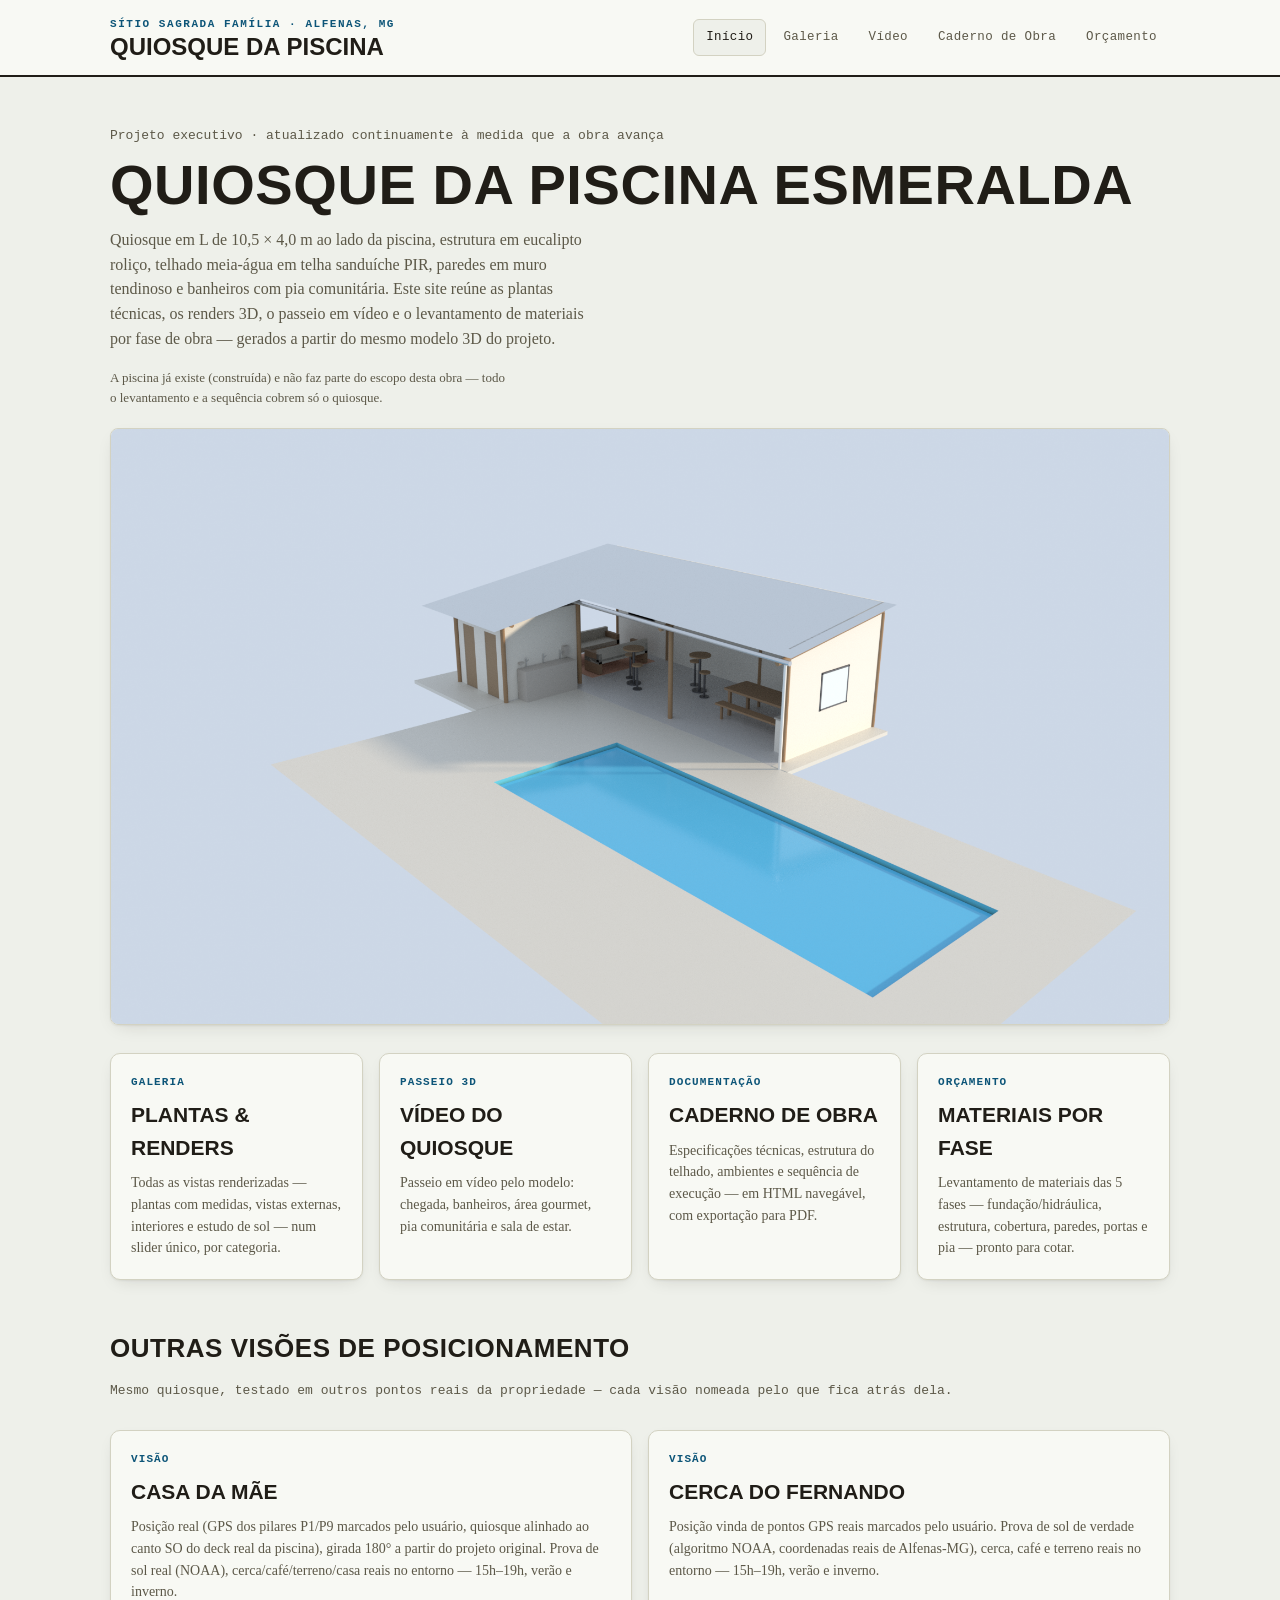
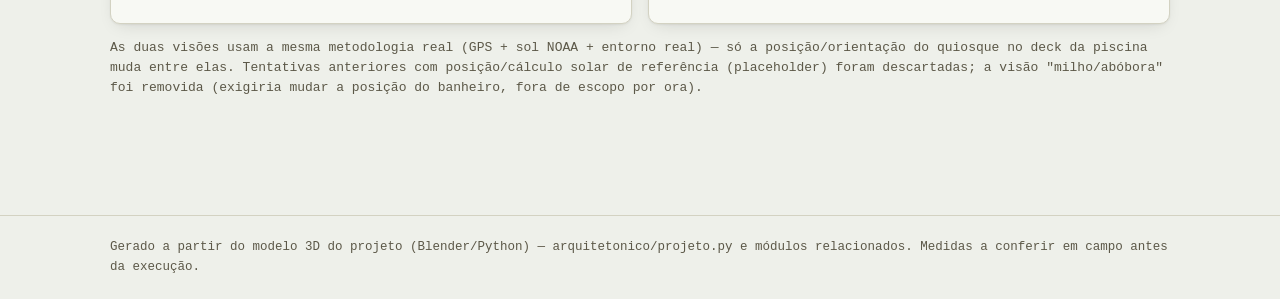
<file: index.html>
<!doctype html>
<html lang="pt-BR">
<head>
<meta charset="utf-8">
<meta http-equiv="refresh" content="0; url=site/index.html">
<link rel="canonical" href="site/index.html">
<title>Quiosque da Piscina Esmeralda</title>
</head>
<body>
<p>Redirecionando para <a href="site/index.html">o site do projeto</a>…</p>
</body>
</html>
</file>
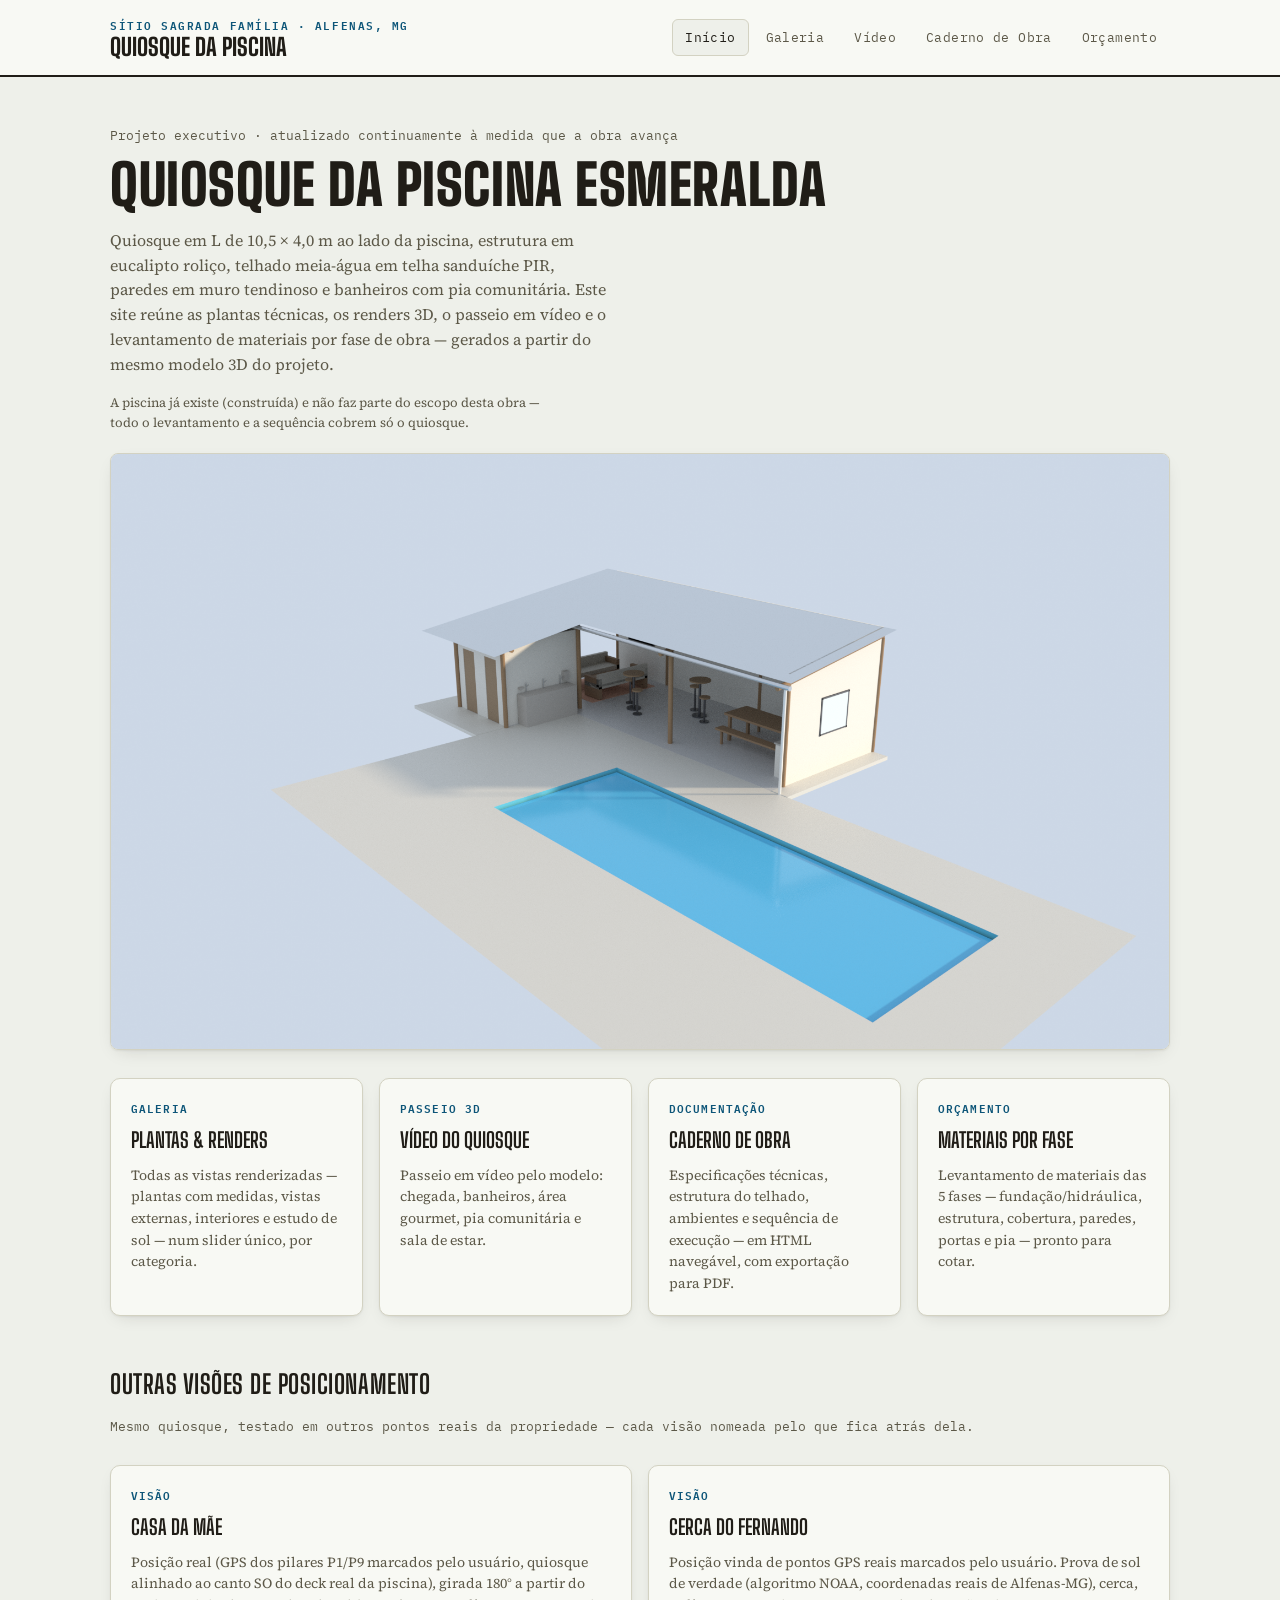
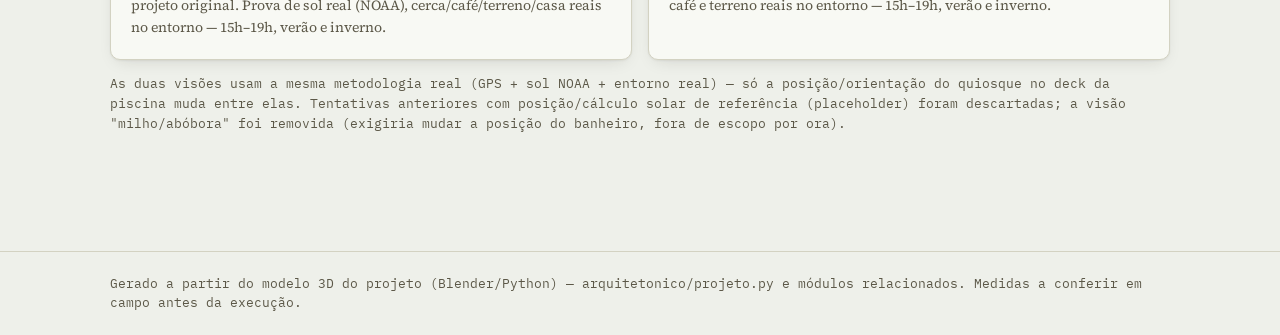
<file: site/index.html>
<!doctype html>
<html lang="pt-BR">
<head>
<meta charset="utf-8">
<meta name="viewport" content="width=device-width, initial-scale=1">
<title>Quiosque da Piscina Esmeralda</title>
<meta name="description" content="Projeto executivo do quiosque: plantas, renders 3D, passeio em vídeo e orçamento de materiais por fase.">
<link rel="stylesheet" href="https://fonts.googleapis.com/css2?family=Big+Shoulders+Display:wght@600;700;800;900&family=Source+Serif+4:opsz,wght@8..60,400;8..60,600;8..60,700&family=IBM+Plex+Mono:wght@400;500;600&display=swap">
<link rel="stylesheet" href="assets/style.css">
</head>
<body>
<header class="site">
  <div class="wrap bar">
    <a class="brand" href="index.html">
      <span class="eyebrow">Sítio Sagrada Família · Alfenas, MG</span>
      <span class="name">Quiosque da Piscina</span>
    </a>
    <nav class="site">
      <a href="index.html" class="active">Início</a>
      <a href="galeria.html">Galeria</a>
      <a href="video.html">Vídeo</a>
      <a href="caderno.html">Caderno de Obra</a>
      <a href="orcamento.html">Orçamento</a>
    </nav>
  </div>
</header>

<main class="wrap">
  <p class="subhead">Projeto executivo · atualizado continuamente à medida que a obra avança</p>
  <h1>Quiosque da Piscina Esmeralda</h1>
  <p style="max-width:62ch; color:var(--ink-dim)">Quiosque em L de 10,5 × 4,0 m ao lado da piscina, estrutura em eucalipto roliço, telhado meia-água em telha sanduíche PIR, paredes em muro tendinoso e banheiros com pia comunitária. Este site reúne as plantas técnicas, os renders 3D, o passeio em vídeo e o levantamento de materiais por fase de obra — gerados a partir do mesmo modelo 3D do projeto.</p>
  <p style="max-width:62ch; color:var(--ink-dim); font-size:13px">A piscina já existe (construída) e não faz parte do escopo desta obra — todo o levantamento e a sequência cobrem só o quiosque.</p>

  <div class="hero-img">
    <img src="../renders/projeto_render.png" alt="Render geral do quiosque ao lado da piscina" loading="eager">
  </div>

  <div class="cards">
    <a class="card" href="galeria.html">
      <span class="k">Galeria</span>
      <h3>Plantas &amp; renders</h3>
      <p>Todas as vistas renderizadas — plantas com medidas, vistas externas, interiores e estudo de sol — num slider único, por categoria.</p>
    </a>
    <a class="card" href="video.html">
      <span class="k">Passeio 3D</span>
      <h3>Vídeo do quiosque</h3>
      <p>Passeio em vídeo pelo modelo: chegada, banheiros, área gourmet, pia comunitária e sala de estar.</p>
    </a>
    <a class="card" href="caderno.html">
      <span class="k">Documentação</span>
      <h3>Caderno de obra</h3>
      <p>Especificações técnicas, estrutura do telhado, ambientes e sequência de execução — em HTML navegável, com exportação para PDF.</p>
    </a>
    <a class="card" href="orcamento.html">
      <span class="k">Orçamento</span>
      <h3>Materiais por fase</h3>
      <p>Levantamento de materiais das 5 fases — fundação/hidráulica, estrutura, cobertura, paredes, portas e pia — pronto para cotar.</p>
    </a>
  </div>

  <section style="margin-top:48px">
    <h2>Outras visões de posicionamento</h2>
    <p class="subhead" style="margin-bottom:14px">Mesmo quiosque, testado em outros pontos reais da propriedade — cada visão nomeada pelo que fica atrás dela.</p>
    <div class="cards">
      <a class="card" href="galeria.html#visao-casa-da-mae">
        <span class="k">Visão</span>
        <h3>Casa da mãe</h3>
        <p>Posição real (GPS dos pilares P1/P9 marcados pelo usuário, quiosque alinhado ao canto SO do deck real da piscina), girada 180° a partir do projeto original. Prova de sol real (NOAA), cerca/café/terreno/casa reais no entorno — 15h–19h, verão e inverno.</p>
      </a>
      <a class="card" href="galeria.html#visao-cerca-fernando">
        <span class="k">Visão</span>
        <h3>Cerca do Fernando</h3>
        <p>Posição vinda de pontos GPS reais marcados pelo usuário. Prova de sol de verdade (algoritmo NOAA, coordenadas reais de Alfenas-MG), cerca, café e terreno reais no entorno — 15h–19h, verão e inverno.</p>
      </a>
    </div>
    <p class="subhead" style="margin-top:14px">As duas visões usam a mesma metodologia real (GPS + sol NOAA + entorno real) — só a posição/orientação do quiosque no deck da piscina muda entre elas. Tentativas anteriores com posição/cálculo solar de referência (placeholder) foram descartadas; a visão "milho/abóbora" foi removida (exigiria mudar a posição do banheiro, fora de escopo por ora).</p>
  </section>
</main>

<footer class="site">
  <div class="wrap">Gerado a partir do modelo 3D do projeto (Blender/Python) — arquitetonico/projeto.py e módulos relacionados. Medidas a conferir em campo antes da execução.</div>
</footer>
</body>
</html>
</file>
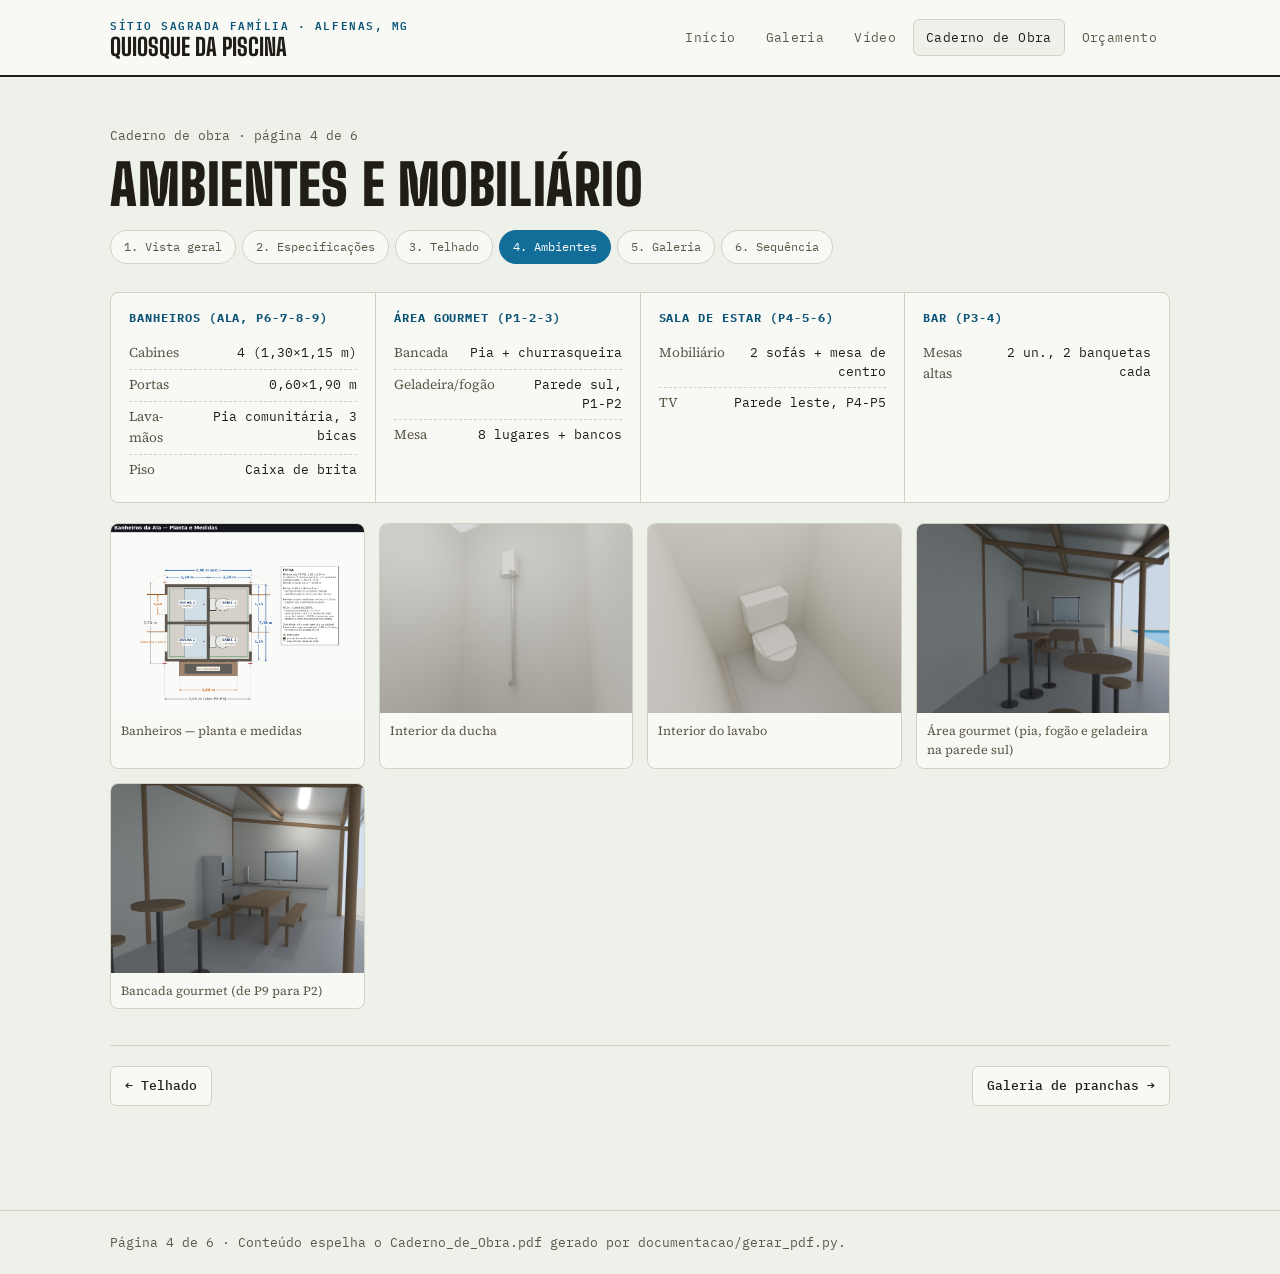
<file: site/caderno-ambientes.html>
<!doctype html>
<html lang="pt-BR">
<head>
<meta charset="utf-8">
<meta name="viewport" content="width=device-width, initial-scale=1">
<title>Ambientes e Mobiliário</title>
<meta name="description" content="Ambientes e mobiliário — página 4 de 6 do caderno de obra.">
<link rel="stylesheet" href="https://fonts.googleapis.com/css2?family=Big+Shoulders+Display:wght@600;700;800;900&family=Source+Serif+4:opsz,wght@8..60,400;8..60,600;8..60,700&family=IBM+Plex+Mono:wght@400;500;600&display=swap">
<link rel="stylesheet" href="assets/style.css">
<link rel="stylesheet" href="assets/caderno.css">
<style>
  .spec-grid{ display:grid; grid-template-columns:repeat(auto-fit,minmax(260px,1fr)); gap:1px; background:var(--line); border:1px solid var(--line); border-radius:8px; overflow:hidden; margin:18px 0 8px; }
  .spec-card{ background:var(--paper-raised); padding:16px 18px; }
  .spec-card h4{ margin:0 0 10px; font-family:"IBM Plex Mono",monospace; font-size:12px; letter-spacing:.08em; text-transform:uppercase; color:var(--accent-strong); }
  .spec-row{ display:flex; justify-content:space-between; gap:14px; padding:5px 0; border-bottom:1px dashed var(--line); font-size:13.5px; }
  .spec-row:last-child{ border-bottom:none; }
  .spec-row .l{ color:var(--ink-dim); }
  .spec-row .v{ text-align:right; font-family:"IBM Plex Mono",monospace; font-size:12.5px; }
  .gal-strip{ display:grid; grid-template-columns:repeat(auto-fit,minmax(220px,1fr)); gap:14px; margin:20px 0; }
  .gal-strip figure{ margin:0; background:var(--paper-raised); border:1px solid var(--line); border-radius:8px; overflow:hidden; }
  .gal-strip img{ width:100%; aspect-ratio:4/3; object-fit:cover; }
  .gal-strip figcaption{ padding:8px 10px; font-size:12.5px; color:var(--ink-dim); }
</style>
</head>
<body>
<header class="site no-print">
  <div class="wrap bar">
    <a class="brand" href="index.html">
      <span class="eyebrow">Sítio Sagrada Família · Alfenas, MG</span>
      <span class="name">Quiosque da Piscina</span>
    </a>
    <nav class="site">
      <a href="index.html">Início</a>
      <a href="galeria.html">Galeria</a>
      <a href="video.html">Vídeo</a>
      <a href="caderno.html" class="active">Caderno de Obra</a>
      <a href="orcamento.html">Orçamento</a>
    </nav>
  </div>
</header>

<main class="wrap">
  <p class="subhead">Caderno de obra · página 4 de 6</p>
  <h1>Ambientes e Mobiliário</h1>

  <nav class="pager no-print" aria-label="Páginas do caderno">
    <a href="caderno.html">1. Vista geral</a>
    <a href="caderno-especificacoes.html">2. Especificações</a>
    <a href="caderno-telhado.html">3. Telhado</a>
    <a href="caderno-ambientes.html" class="active">4. Ambientes</a>
    <a href="caderno-galeria.html">5. Galeria</a>
    <a href="caderno-sequencia.html">6. Sequência</a>
  </nav>

  <section style="margin-top:28px">
    <div class="spec-grid">
      <div class="spec-card"><h4>Banheiros (ala, P6-7-8-9)</h4>
        <div class="spec-row"><span class="l">Cabines</span><span class="v">4 (1,30×1,15 m)</span></div>
        <div class="spec-row"><span class="l">Portas</span><span class="v">0,60×1,90 m</span></div>
        <div class="spec-row"><span class="l">Lava-mãos</span><span class="v">Pia comunitária, 3 bicas</span></div>
        <div class="spec-row"><span class="l">Piso</span><span class="v">Caixa de brita</span></div>
      </div>
      <div class="spec-card"><h4>Área gourmet (P1-2-3)</h4>
        <div class="spec-row"><span class="l">Bancada</span><span class="v">Pia + churrasqueira</span></div>
        <div class="spec-row"><span class="l">Geladeira/fogão</span><span class="v">Parede sul, P1-P2</span></div>
        <div class="spec-row"><span class="l">Mesa</span><span class="v">8 lugares + bancos</span></div>
      </div>
      <div class="spec-card"><h4>Sala de estar (P4-5-6)</h4>
        <div class="spec-row"><span class="l">Mobiliário</span><span class="v">2 sofás + mesa de centro</span></div>
        <div class="spec-row"><span class="l">TV</span><span class="v">Parede leste, P4-P5</span></div>
      </div>
      <div class="spec-card"><h4>Bar (P3-4)</h4>
        <div class="spec-row"><span class="l">Mesas altas</span><span class="v">2 un., 2 banquetas cada</span></div>
      </div>
    </div>

    <div class="gal-strip">
      <figure><img src="../renders/banheiro_planta_medidas.png" alt="Planta dos banheiros com medidas"><figcaption>Banheiros — planta e medidas</figcaption></figure>
      <figure><img src="../renders/banheiro_ducha_interior.png" alt="Interior da ducha"><figcaption>Interior da ducha</figcaption></figure>
      <figure><img src="../renders/banheiro_lavabo_interior.png" alt="Interior do lavabo"><figcaption>Interior do lavabo</figcaption></figure>
      <figure><img src="../renders/vista_corredor_cozinha.png" alt="Área gourmet — geladeira, fogão e pia"><figcaption>Área gourmet (pia, fogão e geladeira na parede sul)</figcaption></figure>
      <figure><img src="../renders/vista_area_pia.png" alt="Área da pia / bancada gourmet"><figcaption>Bancada gourmet (de P9 para P2)</figcaption></figure>
    </div>
  </section>

  <div class="page-nav no-print">
    <a class="btn" href="caderno-telhado.html">← Telhado</a>
    <a class="btn" href="caderno-galeria.html">Galeria de pranchas →</a>
  </div>
</main>

<footer class="site no-print">
  <div class="wrap">Página 4 de 6 · Conteúdo espelha o Caderno_de_Obra.pdf gerado por documentacao/gerar_pdf.py.</div>
</footer>
</body>
</html>
</file>
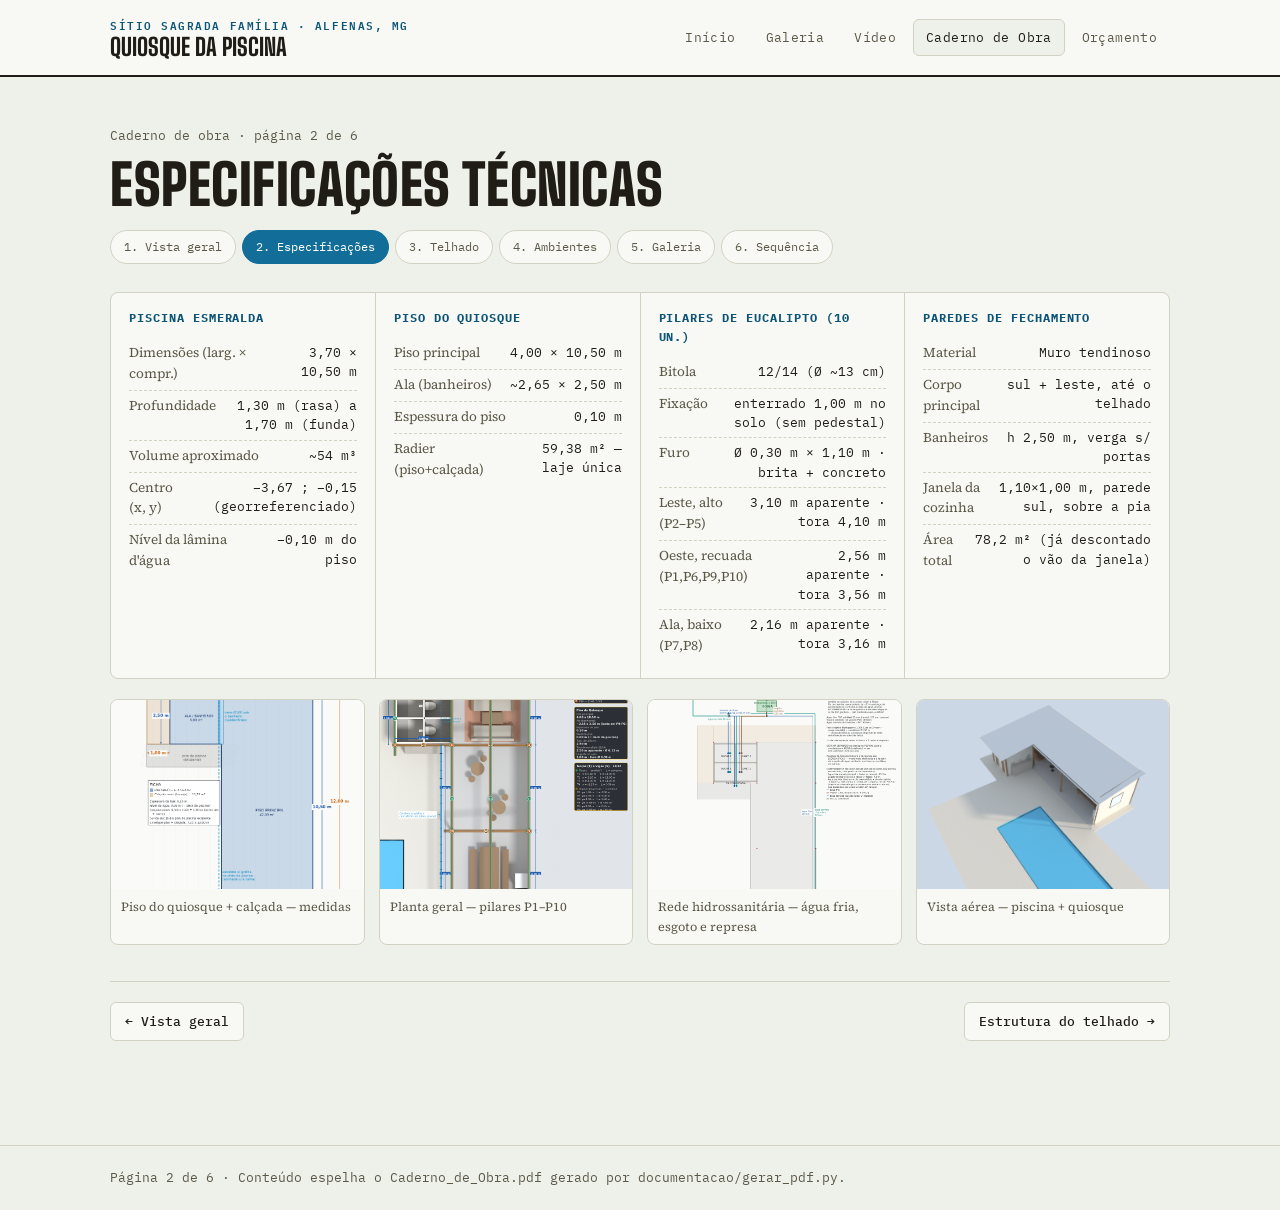
<file: site/caderno-especificacoes.html>
<!doctype html>
<html lang="pt-BR">
<head>
<meta charset="utf-8">
<meta name="viewport" content="width=device-width, initial-scale=1">
<title>Especificações Técnicas</title>
<meta name="description" content="Especificações técnicas gerais — página 2 de 6 do caderno de obra.">
<link rel="stylesheet" href="https://fonts.googleapis.com/css2?family=Big+Shoulders+Display:wght@600;700;800;900&family=Source+Serif+4:opsz,wght@8..60,400;8..60,600;8..60,700&family=IBM+Plex+Mono:wght@400;500;600&display=swap">
<link rel="stylesheet" href="assets/style.css">
<link rel="stylesheet" href="assets/caderno.css">
<style>
  .spec-grid{ display:grid; grid-template-columns:repeat(auto-fit,minmax(260px,1fr)); gap:1px; background:var(--line); border:1px solid var(--line); border-radius:8px; overflow:hidden; margin:18px 0 8px; }
  .spec-card{ background:var(--paper-raised); padding:16px 18px; }
  .spec-card h4{ margin:0 0 10px; font-family:"IBM Plex Mono",monospace; font-size:12px; letter-spacing:.08em; text-transform:uppercase; color:var(--accent-strong); }
  .spec-row{ display:flex; justify-content:space-between; gap:14px; padding:5px 0; border-bottom:1px dashed var(--line); font-size:13.5px; }
  .spec-row:last-child{ border-bottom:none; }
  .spec-row .l{ color:var(--ink-dim); }
  .spec-row .v{ text-align:right; font-family:"IBM Plex Mono",monospace; font-size:12.5px; }
  .gal-strip{ display:grid; grid-template-columns:repeat(auto-fit,minmax(220px,1fr)); gap:14px; margin:20px 0; }
  .gal-strip figure{ margin:0; background:var(--paper-raised); border:1px solid var(--line); border-radius:8px; overflow:hidden; }
  .gal-strip img{ width:100%; aspect-ratio:4/3; object-fit:cover; }
  .gal-strip figcaption{ padding:8px 10px; font-size:12.5px; color:var(--ink-dim); }
</style>
</head>
<body>
<header class="site no-print">
  <div class="wrap bar">
    <a class="brand" href="index.html">
      <span class="eyebrow">Sítio Sagrada Família · Alfenas, MG</span>
      <span class="name">Quiosque da Piscina</span>
    </a>
    <nav class="site">
      <a href="index.html">Início</a>
      <a href="galeria.html">Galeria</a>
      <a href="video.html">Vídeo</a>
      <a href="caderno.html" class="active">Caderno de Obra</a>
      <a href="orcamento.html">Orçamento</a>
    </nav>
  </div>
</header>

<main class="wrap">
  <p class="subhead">Caderno de obra · página 2 de 6</p>
  <h1>Especificações Técnicas</h1>

  <nav class="pager no-print" aria-label="Páginas do caderno">
    <a href="caderno.html">1. Vista geral</a>
    <a href="caderno-especificacoes.html" class="active">2. Especificações</a>
    <a href="caderno-telhado.html">3. Telhado</a>
    <a href="caderno-ambientes.html">4. Ambientes</a>
    <a href="caderno-galeria.html">5. Galeria</a>
    <a href="caderno-sequencia.html">6. Sequência</a>
  </nav>

  <section style="margin-top:28px">
    <div class="spec-grid">
      <div class="spec-card"><h4>Piscina Esmeralda</h4>
        <div class="spec-row"><span class="l">Dimensões (larg. × compr.)</span><span class="v">3,70 × 10,50 m</span></div>
        <div class="spec-row"><span class="l">Profundidade</span><span class="v">1,30 m (rasa) a 1,70 m (funda)</span></div>
        <div class="spec-row"><span class="l">Volume aproximado</span><span class="v">~54 m³</span></div>
        <div class="spec-row"><span class="l">Centro (x, y)</span><span class="v">−3,67 ; −0,15 (georreferenciado)</span></div>
        <div class="spec-row"><span class="l">Nível da lâmina d'água</span><span class="v">−0,10 m do piso</span></div>
      </div>
      <div class="spec-card"><h4>Piso do quiosque</h4>
        <div class="spec-row"><span class="l">Piso principal</span><span class="v">4,00 × 10,50 m</span></div>
        <div class="spec-row"><span class="l">Ala (banheiros)</span><span class="v">~2,65 × 2,50 m</span></div>
        <div class="spec-row"><span class="l">Espessura do piso</span><span class="v">0,10 m</span></div>
        <div class="spec-row"><span class="l">Radier (piso+calçada)</span><span class="v">59,38 m² — laje única</span></div>
      </div>
      <div class="spec-card"><h4>Pilares de eucalipto (10 un.)</h4>
        <div class="spec-row"><span class="l">Bitola</span><span class="v">12/14 (Ø ~13 cm)</span></div>
        <div class="spec-row"><span class="l">Fixação</span><span class="v">enterrado 1,00 m no solo (sem pedestal)</span></div>
        <div class="spec-row"><span class="l">Furo</span><span class="v">Ø 0,30 m × 1,10 m · brita + concreto</span></div>
        <div class="spec-row"><span class="l">Leste, alto (P2–P5)</span><span class="v">3,10 m aparente · tora 4,10 m</span></div>
        <div class="spec-row"><span class="l">Oeste, recuada (P1,P6,P9,P10)</span><span class="v">2,56 m aparente · tora 3,56 m</span></div>
        <div class="spec-row"><span class="l">Ala, baixo (P7,P8)</span><span class="v">2,16 m aparente · tora 3,16 m</span></div>
      </div>
      <div class="spec-card"><h4>Paredes de fechamento</h4>
        <div class="spec-row"><span class="l">Material</span><span class="v">Muro tendinoso</span></div>
        <div class="spec-row"><span class="l">Corpo principal</span><span class="v">sul + leste, até o telhado</span></div>
        <div class="spec-row"><span class="l">Banheiros</span><span class="v">h 2,50 m, verga s/ portas</span></div>
        <div class="spec-row"><span class="l">Janela da cozinha</span><span class="v">1,10×1,00 m, parede sul, sobre a pia</span></div>
        <div class="spec-row"><span class="l">Área total</span><span class="v">78,2 m² (já descontado o vão da janela)</span></div>
      </div>
    </div>

    <div class="gal-strip">
      <figure><img src="../renders/piso_quiosque_medidas.png" alt="Piso do quiosque e calçada, com medidas"><figcaption>Piso do quiosque + calçada — medidas</figcaption></figure>
      <figure><img src="../renders/planta_quiosque_anotada.png" alt="Planta geral cotada dos pilares"><figcaption>Planta geral — pilares P1–P10</figcaption></figure>
      <figure><img src="../renders/esgoto_quiosque_medidas.png" alt="Rede hidrossanitária, com medidas"><figcaption>Rede hidrossanitária — água fria, esgoto e represa</figcaption></figure>
      <figure><img src="../renders/vista_aerea.png" alt="Vista aérea da propriedade com a piscina"><figcaption>Vista aérea — piscina + quiosque</figcaption></figure>
    </div>
  </section>

  <div class="page-nav no-print">
    <a class="btn" href="caderno.html">← Vista geral</a>
    <a class="btn" href="caderno-telhado.html">Estrutura do telhado →</a>
  </div>
</main>

<footer class="site no-print">
  <div class="wrap">Página 2 de 6 · Conteúdo espelha o Caderno_de_Obra.pdf gerado por documentacao/gerar_pdf.py.</div>
</footer>
</body>
</html>
</file>
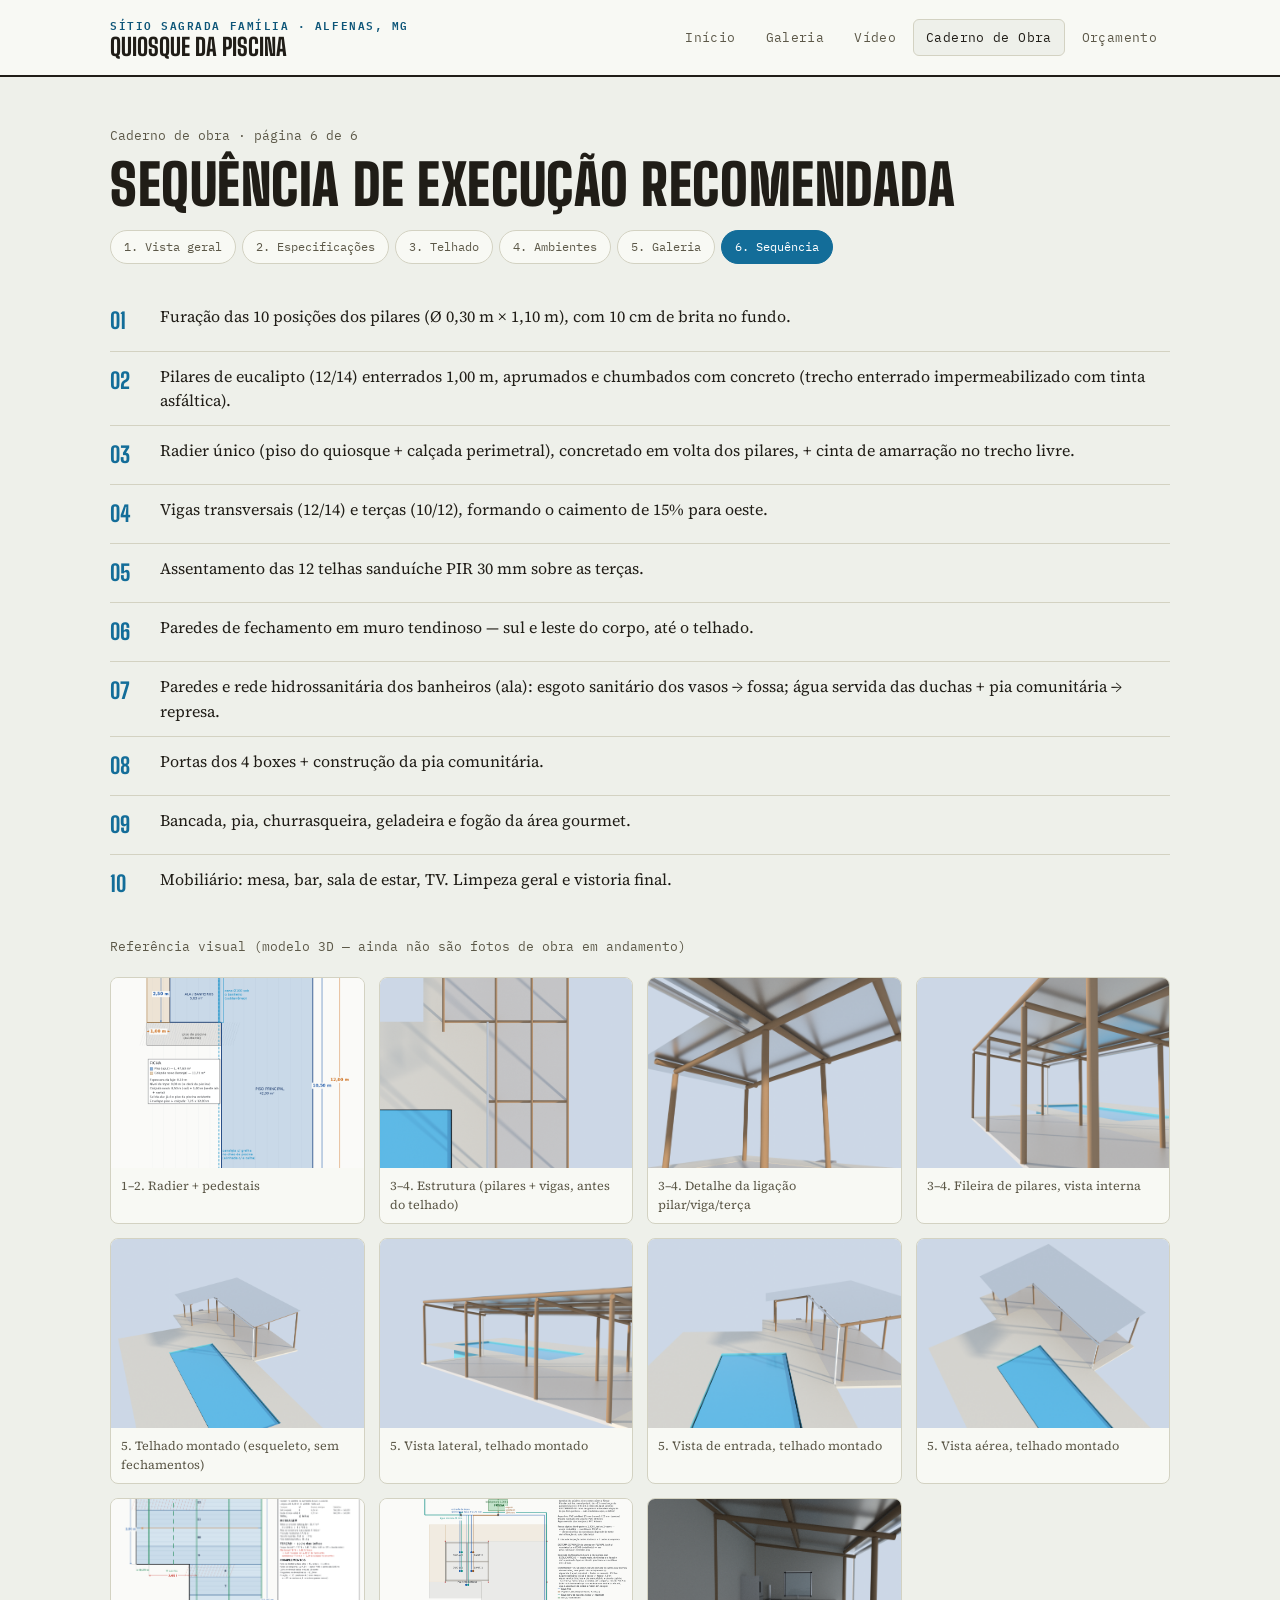
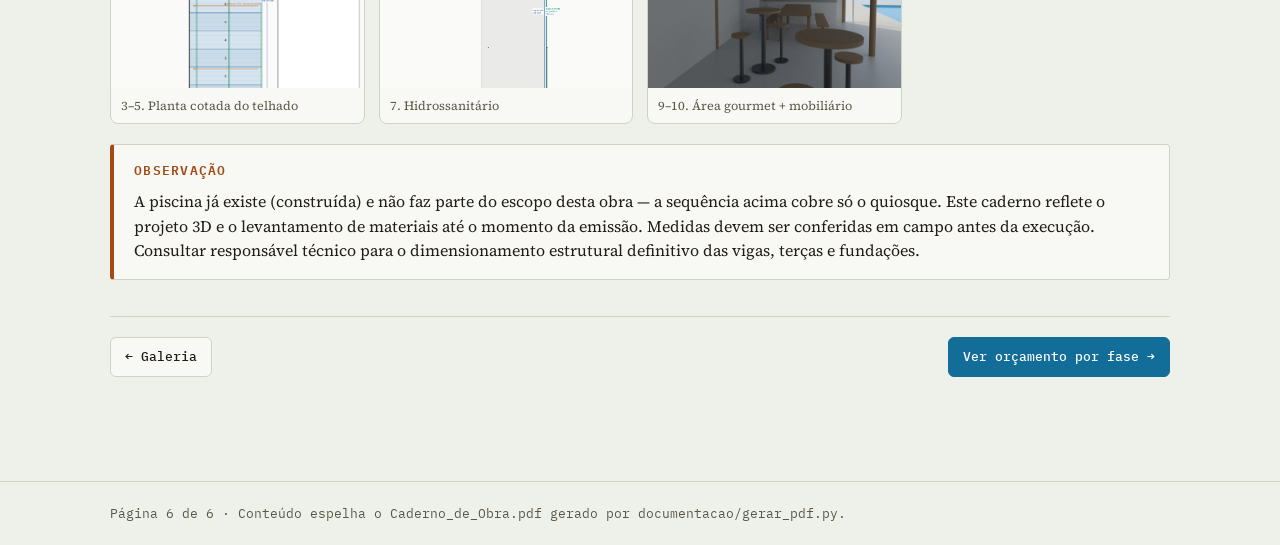
<file: site/caderno-sequencia.html>
<!doctype html>
<html lang="pt-BR">
<head>
<meta charset="utf-8">
<meta name="viewport" content="width=device-width, initial-scale=1">
<title>Sequência de Execução</title>
<meta name="description" content="Sequência de execução recomendada — página 6 de 6 do caderno de obra.">
<link rel="stylesheet" href="https://fonts.googleapis.com/css2?family=Big+Shoulders+Display:wght@600;700;800;900&family=Source+Serif+4:opsz,wght@8..60,400;8..60,600;8..60,700&family=IBM+Plex+Mono:wght@400;500;600&display=swap">
<link rel="stylesheet" href="assets/style.css">
<link rel="stylesheet" href="assets/caderno.css">
<style>
  .steps{ counter-reset:step; list-style:none; margin:0; padding:0; }
  .steps li{ counter-increment:step; display:flex; gap:14px; padding:12px 0; border-bottom:1px solid var(--line); }
  .steps li:last-child{ border-bottom:none; }
  .steps li::before{ content:counter(step,decimal-leading-zero); font-family:"Big Shoulders Display",sans-serif; font-weight:800; font-size:22px; color:var(--accent); min-width:36px; }
  .gal-strip{ display:grid; grid-template-columns:repeat(auto-fit,minmax(220px,1fr)); gap:14px; margin:20px 0; }
  .gal-strip figure{ margin:0; background:var(--paper-raised); border:1px solid var(--line); border-radius:8px; overflow:hidden; }
  .gal-strip img{ width:100%; aspect-ratio:4/3; object-fit:cover; }
  .gal-strip figcaption{ padding:8px 10px; font-size:12.5px; color:var(--ink-dim); }
</style>
</head>
<body>
<header class="site no-print">
  <div class="wrap bar">
    <a class="brand" href="index.html">
      <span class="eyebrow">Sítio Sagrada Família · Alfenas, MG</span>
      <span class="name">Quiosque da Piscina</span>
    </a>
    <nav class="site">
      <a href="index.html">Início</a>
      <a href="galeria.html">Galeria</a>
      <a href="video.html">Vídeo</a>
      <a href="caderno.html" class="active">Caderno de Obra</a>
      <a href="orcamento.html">Orçamento</a>
    </nav>
  </div>
</header>

<main class="wrap">
  <p class="subhead">Caderno de obra · página 6 de 6</p>
  <h1>Sequência de Execução Recomendada</h1>

  <nav class="pager no-print" aria-label="Páginas do caderno">
    <a href="caderno.html">1. Vista geral</a>
    <a href="caderno-especificacoes.html">2. Especificações</a>
    <a href="caderno-telhado.html">3. Telhado</a>
    <a href="caderno-ambientes.html">4. Ambientes</a>
    <a href="caderno-galeria.html">5. Galeria</a>
    <a href="caderno-sequencia.html" class="active">6. Sequência</a>
  </nav>

  <section style="margin-top:28px">
    <ol class="steps">
      <li>Furação das 10 posições dos pilares (Ø 0,30 m × 1,10 m), com 10 cm de brita no fundo.</li>
      <li>Pilares de eucalipto (12/14) enterrados 1,00 m, aprumados e chumbados com concreto (trecho enterrado impermeabilizado com tinta asfáltica).</li>
      <li>Radier único (piso do quiosque + calçada perimetral), concretado em volta dos pilares, + cinta de amarração no trecho livre.</li>
      <li>Vigas transversais (12/14) e terças (10/12), formando o caimento de 15% para oeste.</li>
      <li>Assentamento das 12 telhas sanduíche PIR 30 mm sobre as terças.</li>
      <li>Paredes de fechamento em muro tendinoso — sul e leste do corpo, até o telhado.</li>
      <li>Paredes e rede hidrossanitária dos banheiros (ala): esgoto sanitário dos vasos → fossa; água servida das duchas + pia comunitária → represa.</li>
      <li>Portas dos 4 boxes + construção da pia comunitária.</li>
      <li>Bancada, pia, churrasqueira, geladeira e fogão da área gourmet.</li>
      <li>Mobiliário: mesa, bar, sala de estar, TV. Limpeza geral e vistoria final.</li>
    </ol>
    <p class="subhead" style="margin-top:24px">Referência visual (modelo 3D — ainda não são fotos de obra em andamento)</p>
    <div class="gal-strip">
      <figure><img src="../renders/piso_quiosque_medidas.png" alt="Piso e cinta do quiosque"><figcaption>1–2. Radier + pedestais</figcaption></figure>
      <figure><img src="../renders/fase_esqueleto_estrutura.png" alt="Estrutura de pilares e vigas, sem telhado"><figcaption>3–4. Estrutura (pilares + vigas, antes do telhado)</figcaption></figure>
      <figure><img src="../renders/fase_esqueleto_detalhe_estrutura.png" alt="Detalhe da ligação entre pilares, vigas e terças"><figcaption>3–4. Detalhe da ligação pilar/viga/terça</figcaption></figure>
      <figure><img src="../renders/fase_esqueleto_fileira_pilares.png" alt="Fileira de pilares vista de dentro, com a piscina ao lado"><figcaption>3–4. Fileira de pilares, vista interna</figcaption></figure>
      <figure><img src="../renders/fase_esqueleto_telhado.png" alt="Quiosque esqueleto com telhado montado, sem paredes"><figcaption>5. Telhado montado (esqueleto, sem fechamentos)</figcaption></figure>
      <figure><img src="../renders/fase_esqueleto_lateral.png" alt="Vista lateral do esqueleto com telhado, ao lado da piscina"><figcaption>5. Vista lateral, telhado montado</figcaption></figure>
      <figure><img src="../renders/fase_esqueleto_entrada.png" alt="Vista de entrada do esqueleto com telhado"><figcaption>5. Vista de entrada, telhado montado</figcaption></figure>
      <figure><img src="../renders/fase_esqueleto_aerea.png" alt="Vista aérea 3/4 do esqueleto com telhado"><figcaption>5. Vista aérea, telhado montado</figcaption></figure>
      <figure><img src="../renders/telhado_quiosque_medidas.png" alt="Planta cotada do telhado"><figcaption>3–5. Planta cotada do telhado</figcaption></figure>
      <figure><img src="../renders/esgoto_quiosque_medidas.png" alt="Rede hidrossanitária"><figcaption>7. Hidrossanitário</figcaption></figure>
      <figure><img src="../renders/vista_corredor_cozinha.png" alt="Área gourmet finalizada"><figcaption>9–10. Área gourmet + mobiliário</figcaption></figure>
    </div>

    <div class="note" style="margin-top:20px">
      <h3>Observação</h3>
      <p style="margin:0">A piscina já existe (construída) e não faz parte do escopo desta obra — a sequência acima cobre só o quiosque. Este caderno reflete o projeto 3D e o levantamento de materiais até o momento da emissão. Medidas devem ser conferidas em campo antes da execução. Consultar responsável técnico para o dimensionamento estrutural definitivo das vigas, terças e fundações.</p>
    </div>
  </section>

  <div class="page-nav no-print">
    <a class="btn" href="caderno-galeria.html">← Galeria</a>
    <a class="btn primary" href="orcamento.html">Ver orçamento por fase →</a>
  </div>
</main>

<footer class="site no-print">
  <div class="wrap">Página 6 de 6 · Conteúdo espelha o Caderno_de_Obra.pdf gerado por documentacao/gerar_pdf.py.</div>
</footer>
</body>
</html>
</file>
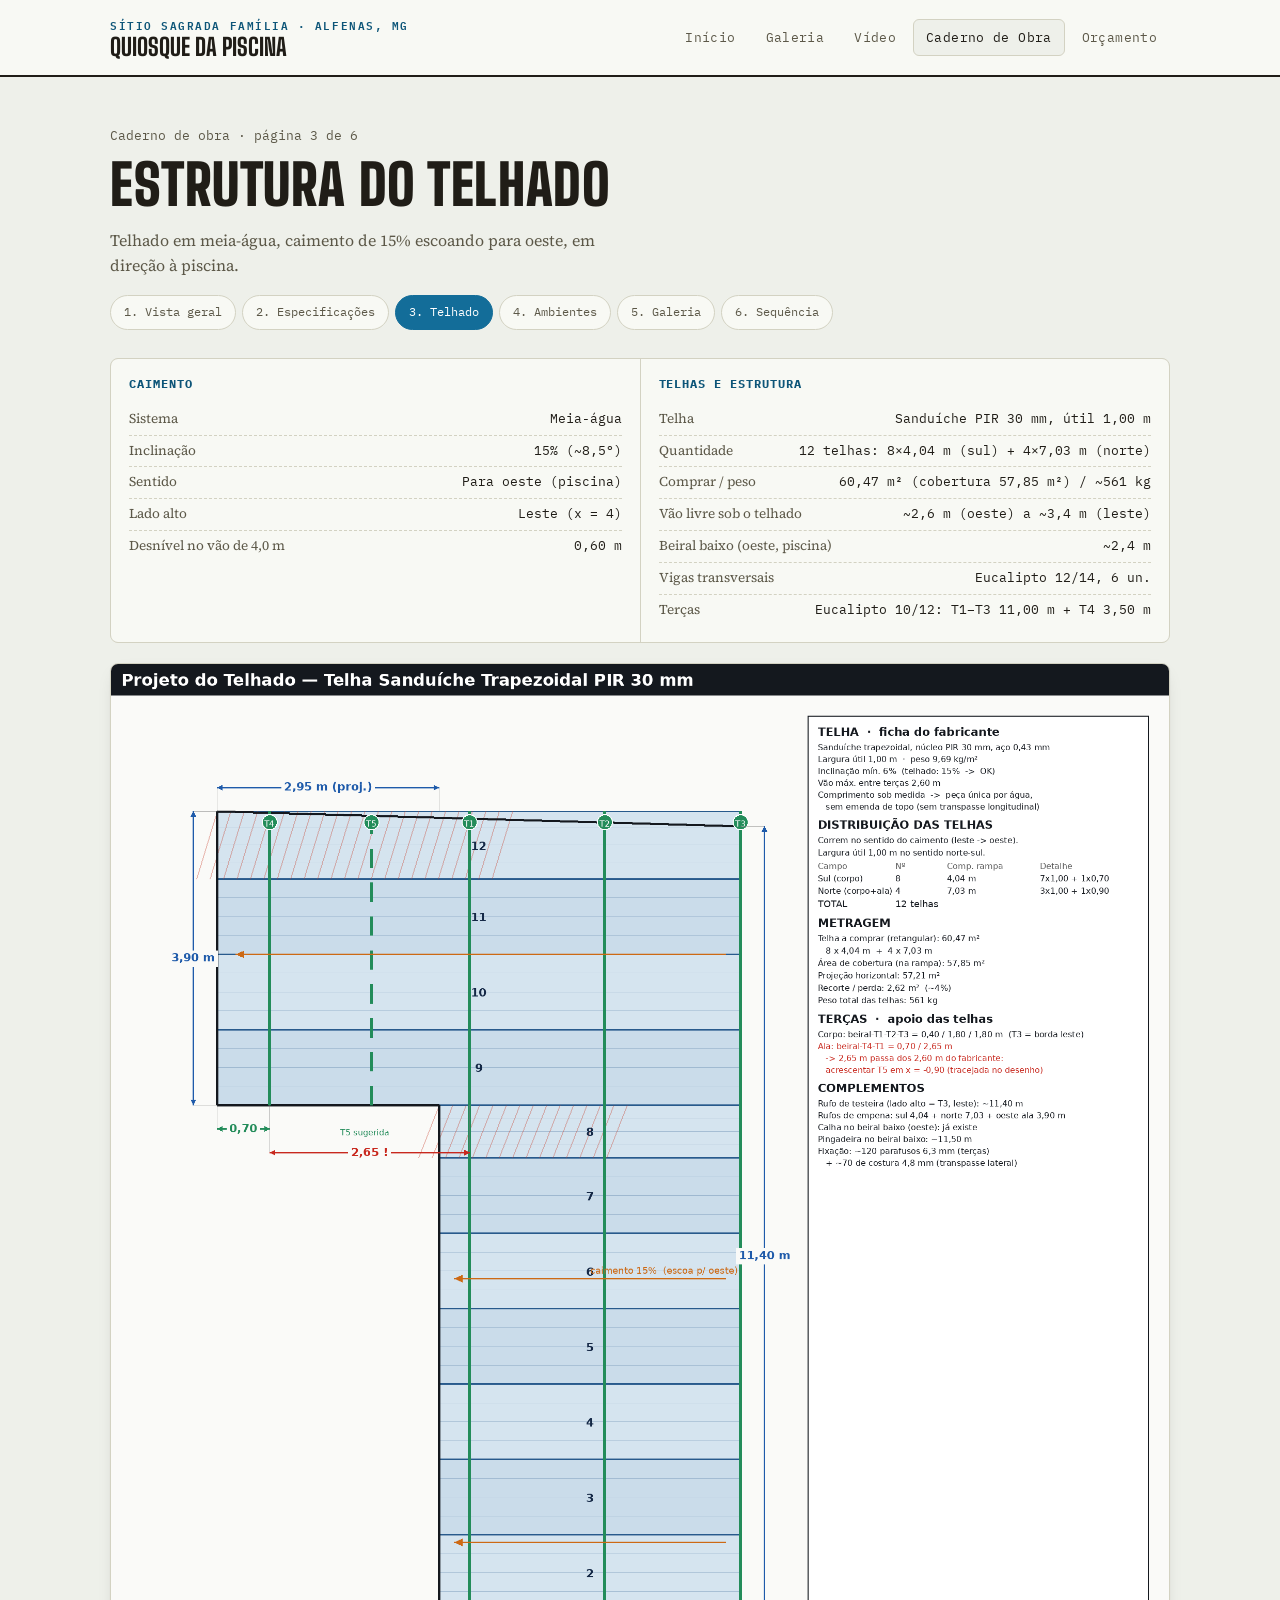
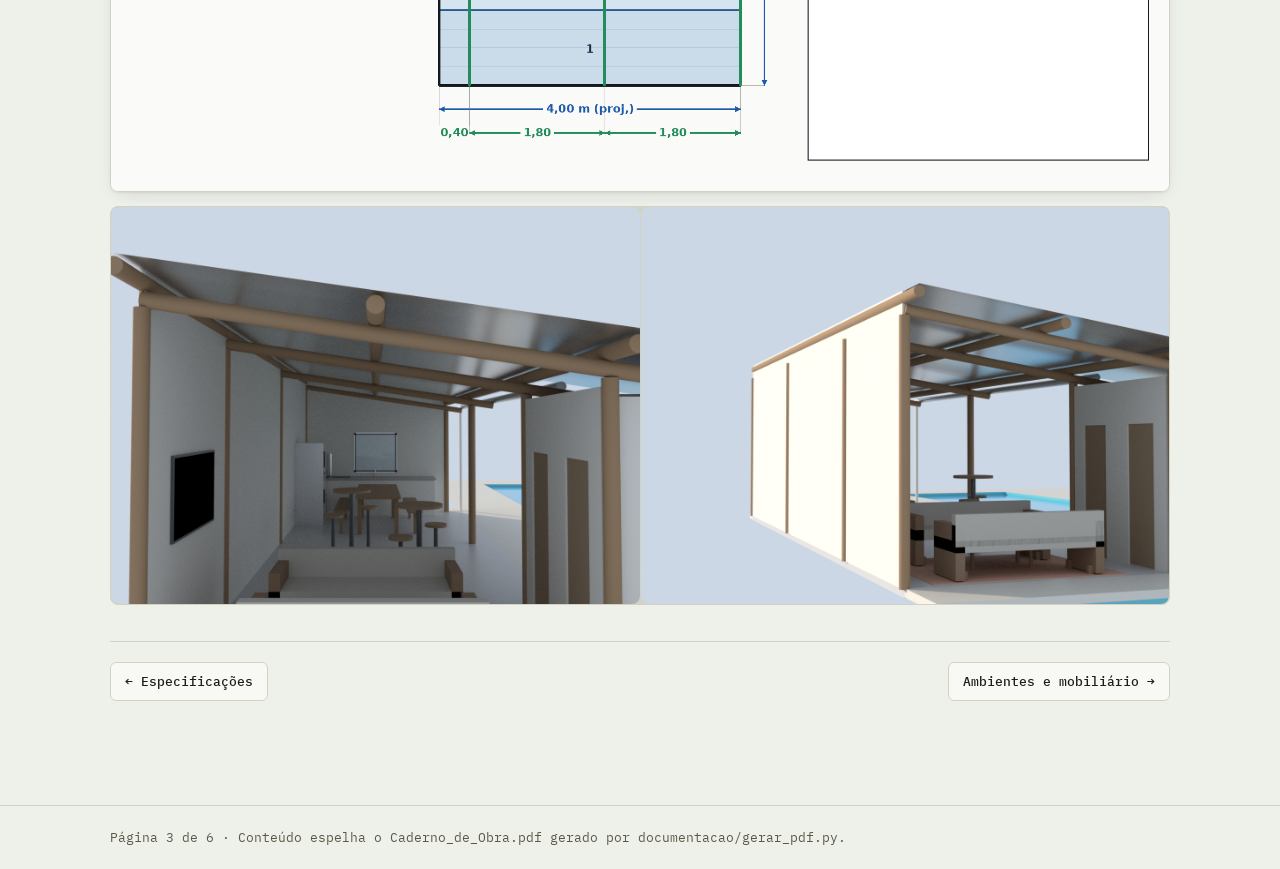
<file: site/caderno-telhado.html>
<!doctype html>
<html lang="pt-BR">
<head>
<meta charset="utf-8">
<meta name="viewport" content="width=device-width, initial-scale=1">
<title>Estrutura do Telhado</title>
<meta name="description" content="Estrutura do telhado — página 3 de 6 do caderno de obra.">
<link rel="stylesheet" href="https://fonts.googleapis.com/css2?family=Big+Shoulders+Display:wght@600;700;800;900&family=Source+Serif+4:opsz,wght@8..60,400;8..60,600;8..60,700&family=IBM+Plex+Mono:wght@400;500;600&display=swap">
<link rel="stylesheet" href="assets/style.css">
<link rel="stylesheet" href="assets/caderno.css">
<style>
  .spec-grid{ display:grid; grid-template-columns:repeat(auto-fit,minmax(260px,1fr)); gap:1px; background:var(--line); border:1px solid var(--line); border-radius:8px; overflow:hidden; margin:18px 0 8px; }
  .spec-card{ background:var(--paper-raised); padding:16px 18px; }
  .spec-card h4{ margin:0 0 10px; font-family:"IBM Plex Mono",monospace; font-size:12px; letter-spacing:.08em; text-transform:uppercase; color:var(--accent-strong); }
  .spec-row{ display:flex; justify-content:space-between; gap:14px; padding:5px 0; border-bottom:1px dashed var(--line); font-size:13.5px; }
  .spec-row:last-child{ border-bottom:none; }
  .spec-row .l{ color:var(--ink-dim); }
  .spec-row .v{ text-align:right; font-family:"IBM Plex Mono",monospace; font-size:12.5px; }
</style>
</head>
<body>
<header class="site no-print">
  <div class="wrap bar">
    <a class="brand" href="index.html">
      <span class="eyebrow">Sítio Sagrada Família · Alfenas, MG</span>
      <span class="name">Quiosque da Piscina</span>
    </a>
    <nav class="site">
      <a href="index.html">Início</a>
      <a href="galeria.html">Galeria</a>
      <a href="video.html">Vídeo</a>
      <a href="caderno.html" class="active">Caderno de Obra</a>
      <a href="orcamento.html">Orçamento</a>
    </nav>
  </div>
</header>

<main class="wrap">
  <p class="subhead">Caderno de obra · página 3 de 6</p>
  <h1>Estrutura do Telhado</h1>
  <p style="max-width:62ch; color:var(--ink-dim)">Telhado em meia-água, caimento de 15% escoando para oeste, em direção à piscina.</p>

  <nav class="pager no-print" aria-label="Páginas do caderno">
    <a href="caderno.html">1. Vista geral</a>
    <a href="caderno-especificacoes.html">2. Especificações</a>
    <a href="caderno-telhado.html" class="active">3. Telhado</a>
    <a href="caderno-ambientes.html">4. Ambientes</a>
    <a href="caderno-galeria.html">5. Galeria</a>
    <a href="caderno-sequencia.html">6. Sequência</a>
  </nav>

  <section style="margin-top:28px">
    <div class="spec-grid">
      <div class="spec-card"><h4>Caimento</h4>
        <div class="spec-row"><span class="l">Sistema</span><span class="v">Meia-água</span></div>
        <div class="spec-row"><span class="l">Inclinação</span><span class="v">15% (~8,5°)</span></div>
        <div class="spec-row"><span class="l">Sentido</span><span class="v">Para oeste (piscina)</span></div>
        <div class="spec-row"><span class="l">Lado alto</span><span class="v">Leste (x = 4)</span></div>
        <div class="spec-row"><span class="l">Desnível no vão de 4,0 m</span><span class="v">0,60 m</span></div>
      </div>
      <div class="spec-card"><h4>Telhas e estrutura</h4>
        <div class="spec-row"><span class="l">Telha</span><span class="v">Sanduíche PIR 30 mm, útil 1,00 m</span></div>
        <div class="spec-row"><span class="l">Quantidade</span><span class="v">12 telhas: 8×4,04 m (sul) + 4×7,03 m (norte)</span></div>
        <div class="spec-row"><span class="l">Comprar / peso</span><span class="v">60,47 m² (cobertura 57,85 m²) / ~561 kg</span></div>
        <div class="spec-row"><span class="l">Vão livre sob o telhado</span><span class="v">~2,6 m (oeste) a ~3,4 m (leste)</span></div>
        <div class="spec-row"><span class="l">Beiral baixo (oeste, piscina)</span><span class="v">~2,4 m</span></div>
        <div class="spec-row"><span class="l">Vigas transversais</span><span class="v">Eucalipto 12/14, 6 un.</span></div>
        <div class="spec-row"><span class="l">Terças</span><span class="v">Eucalipto 10/12: T1–T3 11,00 m + T4 3,50 m</span></div>
      </div>
    </div>
    <div class="hero-img" style="margin-top:20px"><img src="../renders/telhado_quiosque_medidas.png" alt="Projeto do telhado com medidas"></div>
    <div class="spec-grid" style="margin-top:14px; grid-template-columns:repeat(auto-fit,minmax(220px,1fr))">
      <figure style="margin:0; background:var(--paper-raised); border-radius:8px; overflow:hidden"><img src="../renders/vista_15m_T2_V1.png" alt="Vista externa do telhado, eixo da terça T2" style="width:100%; aspect-ratio:4/3; object-fit:cover"></figure>
      <figure style="margin:0; background:var(--paper-raised); border-radius:8px; overflow:hidden"><img src="../renders/vista_10m_entre_P6_P2.png" alt="Vista externa do telhado, entre P6 e P2" style="width:100%; aspect-ratio:4/3; object-fit:cover"></figure>
    </div>
  </section>

  <div class="page-nav no-print">
    <a class="btn" href="caderno-especificacoes.html">← Especificações</a>
    <a class="btn" href="caderno-ambientes.html">Ambientes e mobiliário →</a>
  </div>
</main>

<footer class="site no-print">
  <div class="wrap">Página 3 de 6 · Conteúdo espelha o Caderno_de_Obra.pdf gerado por documentacao/gerar_pdf.py.</div>
</footer>
</body>
</html>
</file>
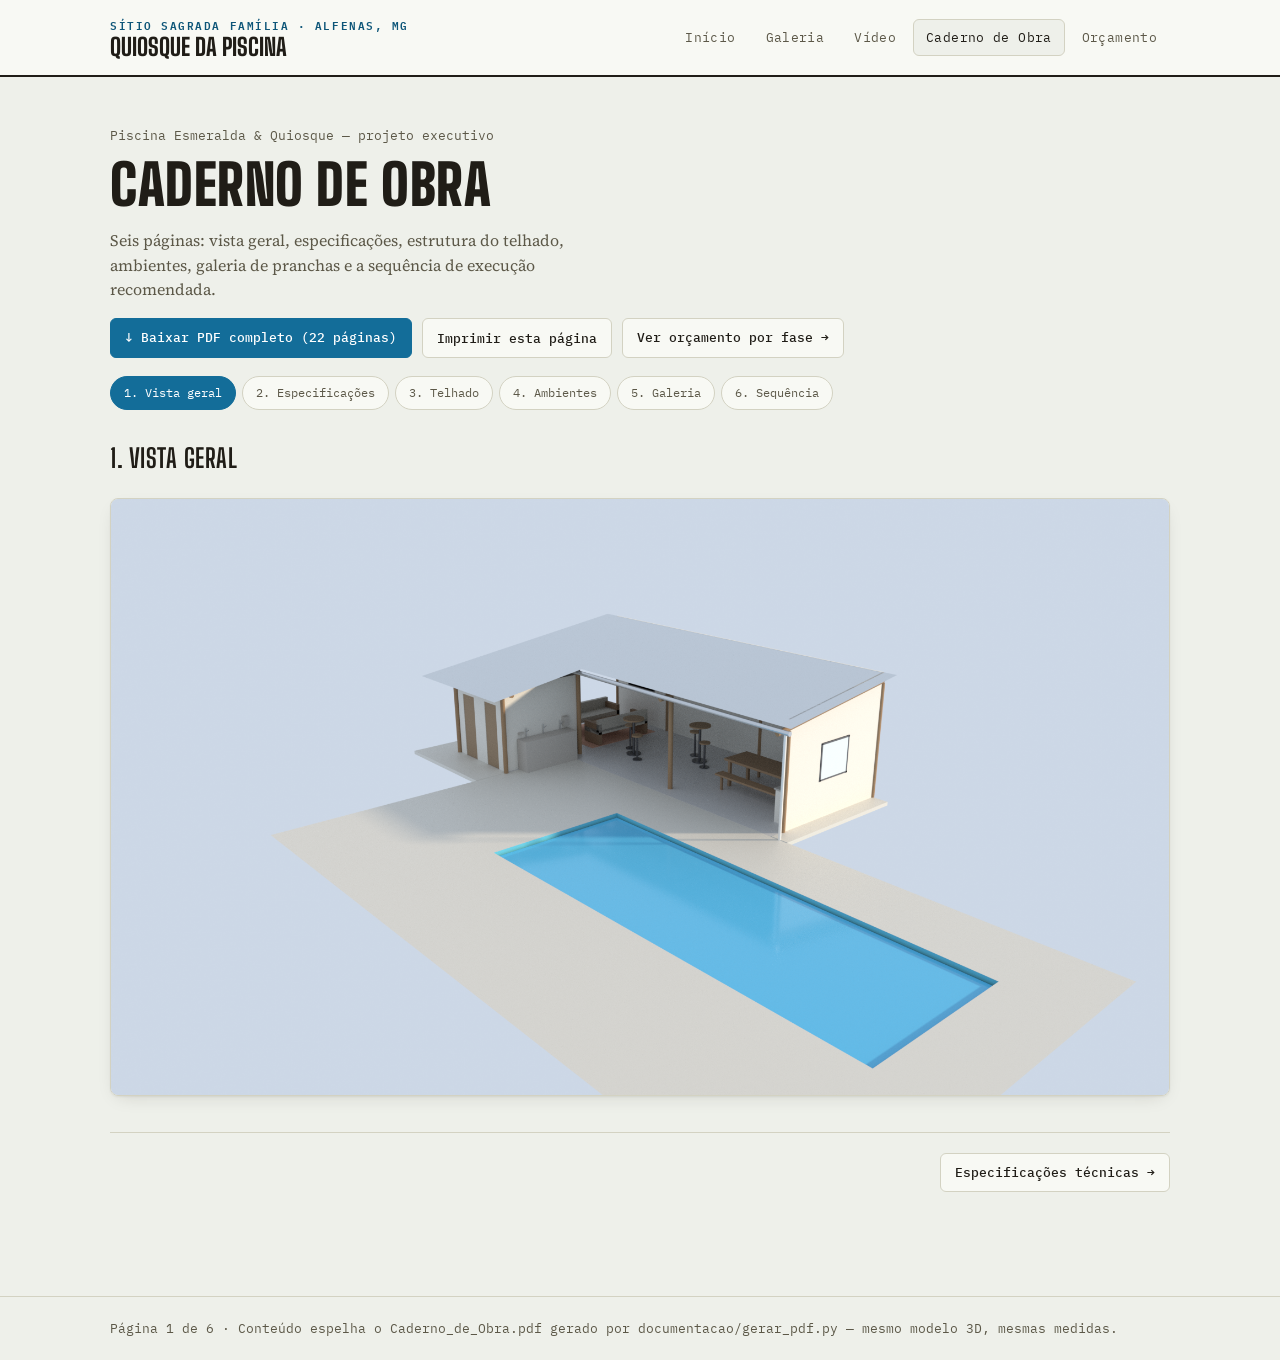
<file: site/caderno.html>
<!doctype html>
<html lang="pt-BR">
<head>
<meta charset="utf-8">
<meta name="viewport" content="width=device-width, initial-scale=1">
<title>Caderno de Obra</title>
<meta name="description" content="Vista geral do projeto — página 1 de 6 do caderno de obra.">
<link rel="stylesheet" href="https://fonts.googleapis.com/css2?family=Big+Shoulders+Display:wght@600;700;800;900&family=Source+Serif+4:opsz,wght@8..60,400;8..60,600;8..60,700&family=IBM+Plex+Mono:wght@400;500;600&display=swap">
<link rel="stylesheet" href="assets/style.css">
<link rel="stylesheet" href="assets/caderno.css">
</head>
<body>
<header class="site no-print">
  <div class="wrap bar">
    <a class="brand" href="index.html">
      <span class="eyebrow">Sítio Sagrada Família · Alfenas, MG</span>
      <span class="name">Quiosque da Piscina</span>
    </a>
    <nav class="site">
      <a href="index.html">Início</a>
      <a href="galeria.html">Galeria</a>
      <a href="video.html">Vídeo</a>
      <a href="caderno.html" class="active">Caderno de Obra</a>
      <a href="orcamento.html">Orçamento</a>
    </nav>
  </div>
</header>

<main class="wrap">
  <p class="subhead">Piscina Esmeralda &amp; Quiosque — projeto executivo</p>
  <h1>Caderno de Obra</h1>
  <p style="max-width:62ch; color:var(--ink-dim)">Seis páginas: vista geral, especificações, estrutura do telhado, ambientes, galeria de pranchas e a sequência de execução recomendada.</p>

  <div style="display:flex; gap:10px; flex-wrap:wrap; margin:16px 0 8px" class="no-print">
    <a class="btn primary" href="../documentacao/Caderno_de_Obra.pdf">↓ Baixar PDF completo (22 páginas)</a>
    <button class="btn" onclick="window.print()">Imprimir esta página</button>
    <a class="btn" href="orcamento.html">Ver orçamento por fase →</a>
  </div>

  <nav class="pager no-print" aria-label="Páginas do caderno">
    <a href="caderno.html" class="active">1. Vista geral</a>
    <a href="caderno-especificacoes.html">2. Especificações</a>
    <a href="caderno-telhado.html">3. Telhado</a>
    <a href="caderno-ambientes.html">4. Ambientes</a>
    <a href="caderno-galeria.html">5. Galeria</a>
    <a href="caderno-sequencia.html">6. Sequência</a>
  </nav>

  <section style="margin-top:28px">
    <h2>1. Vista geral</h2>
    <div class="hero-img"><img src="../renders/projeto_render.png" alt="Vista geral do modelo 3D"></div>
  </section>

  <div class="page-nav no-print">
    <span></span>
    <a class="btn" href="caderno-especificacoes.html">Especificações técnicas →</a>
  </div>
</main>

<footer class="site no-print">
  <div class="wrap">Página 1 de 6 · Conteúdo espelha o Caderno_de_Obra.pdf gerado por documentacao/gerar_pdf.py — mesmo modelo 3D, mesmas medidas.</div>
</footer>
</body>
</html>
</file>
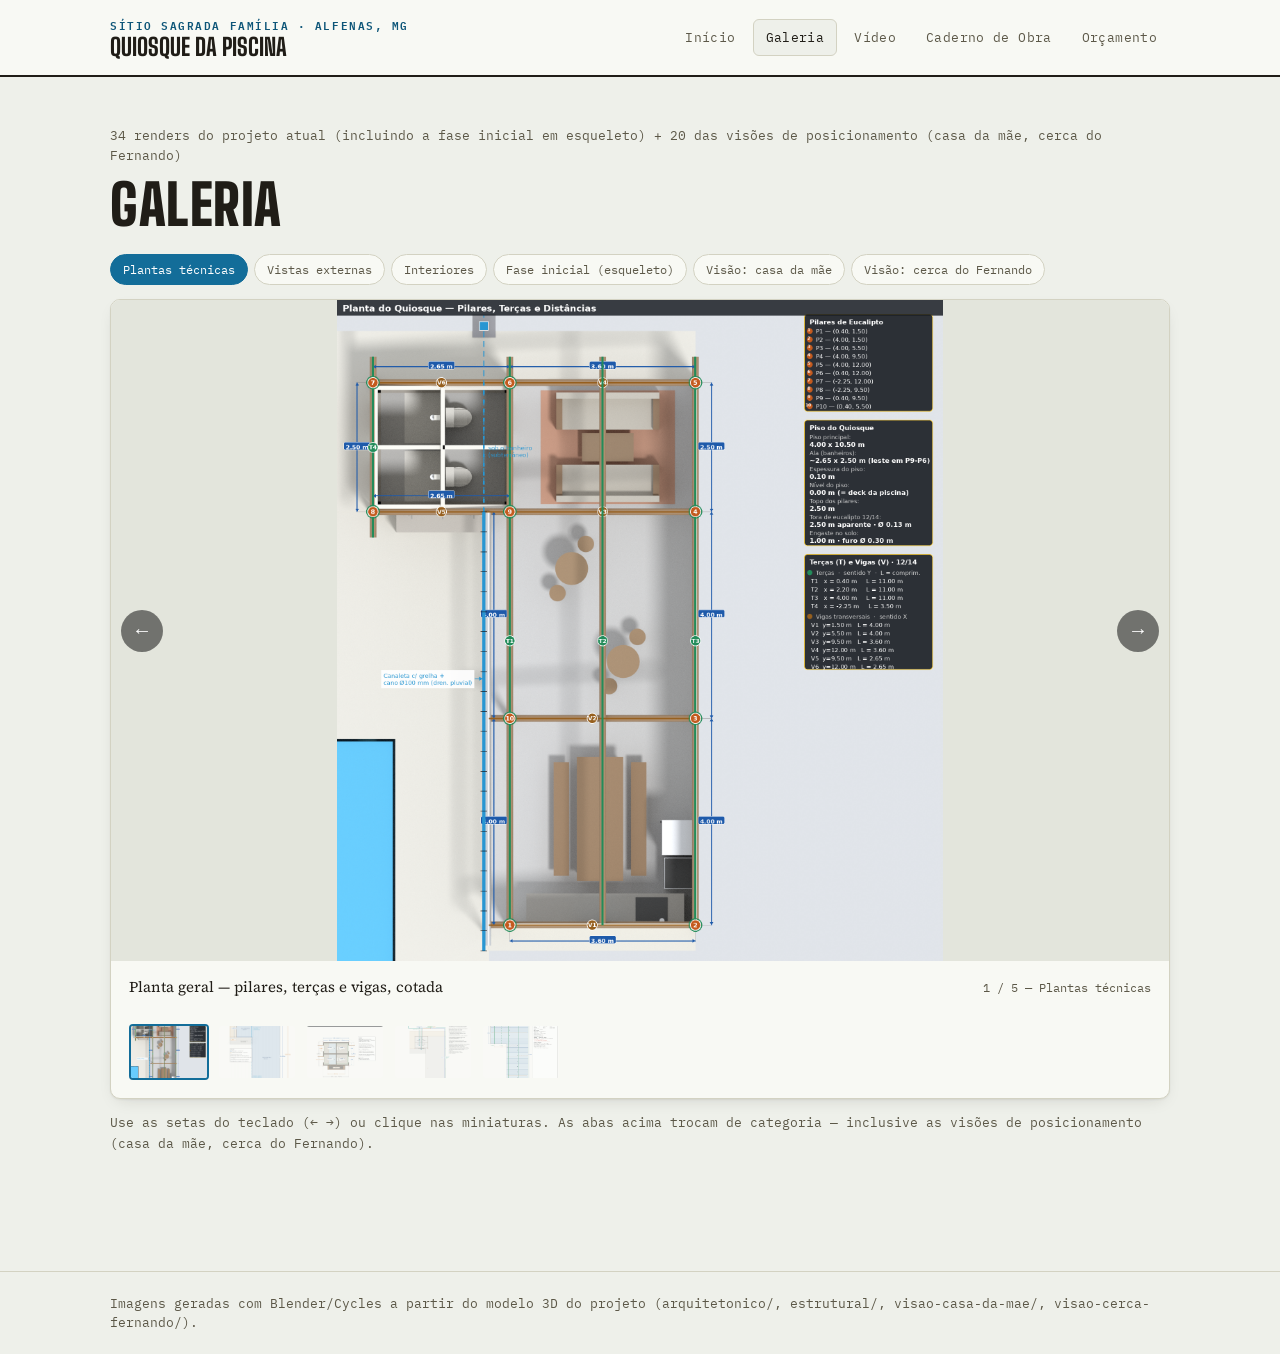
<file: site/galeria.html>
<!doctype html>
<html lang="pt-BR">
<head>
<meta charset="utf-8">
<meta name="viewport" content="width=device-width, initial-scale=1">
<title>Galeria do Quiosque</title>
<meta name="description" content="Todas as vistas renderizadas do projeto, em slider por categoria.">
<link rel="stylesheet" href="https://fonts.googleapis.com/css2?family=Big+Shoulders+Display:wght@600;700;800;900&family=Source+Serif+4:opsz,wght@8..60,400;8..60,600;8..60,700&family=IBM+Plex+Mono:wght@400;500;600&display=swap">
<link rel="stylesheet" href="assets/style.css">
</head>
<body>
<header class="site">
  <div class="wrap bar">
    <a class="brand" href="index.html">
      <span class="eyebrow">Sítio Sagrada Família · Alfenas, MG</span>
      <span class="name">Quiosque da Piscina</span>
    </a>
    <nav class="site">
      <a href="index.html">Início</a>
      <a href="galeria.html" class="active">Galeria</a>
      <a href="video.html">Vídeo</a>
      <a href="caderno.html">Caderno de Obra</a>
      <a href="orcamento.html">Orçamento</a>
    </nav>
  </div>
</header>

<main class="wrap">
  <p class="subhead">34 renders do projeto atual (incluindo a fase inicial em esqueleto) + 20 das visões de posicionamento (casa da mãe, cerca do Fernando)</p>
  <h1>Galeria</h1>

  <div class="group-tabs" id="groupTabs"></div>

  <div class="slider">
    <div class="slide-stage">
      <img id="stageImg" src="" alt="">
      <button class="slide-nav prev" id="prevBtn" aria-label="Anterior">&larr;</button>
      <button class="slide-nav next" id="nextBtn" aria-label="Próxima">&rarr;</button>
    </div>
    <div class="slide-info">
      <span class="cap" id="slideCap"></span>
      <span class="count" id="slideCount"></span>
    </div>
    <div class="thumbs" id="thumbs"></div>
  </div>

  <p class="subhead" style="margin-top:14px">Use as setas do teclado (&larr; &rarr;) ou clique nas miniaturas. As abas acima trocam de categoria — inclusive as visões de posicionamento (casa da mãe, cerca do Fernando).</p>
</main>

<footer class="site">
  <div class="wrap">Imagens geradas com Blender/Cycles a partir do modelo 3D do projeto (arquitetonico/, estrutural/, visao-casa-da-mae/, visao-cerca-fernando/).</div>
</footer>
<script src="assets/gallery.js"></script>
</body>
</html>
</file>
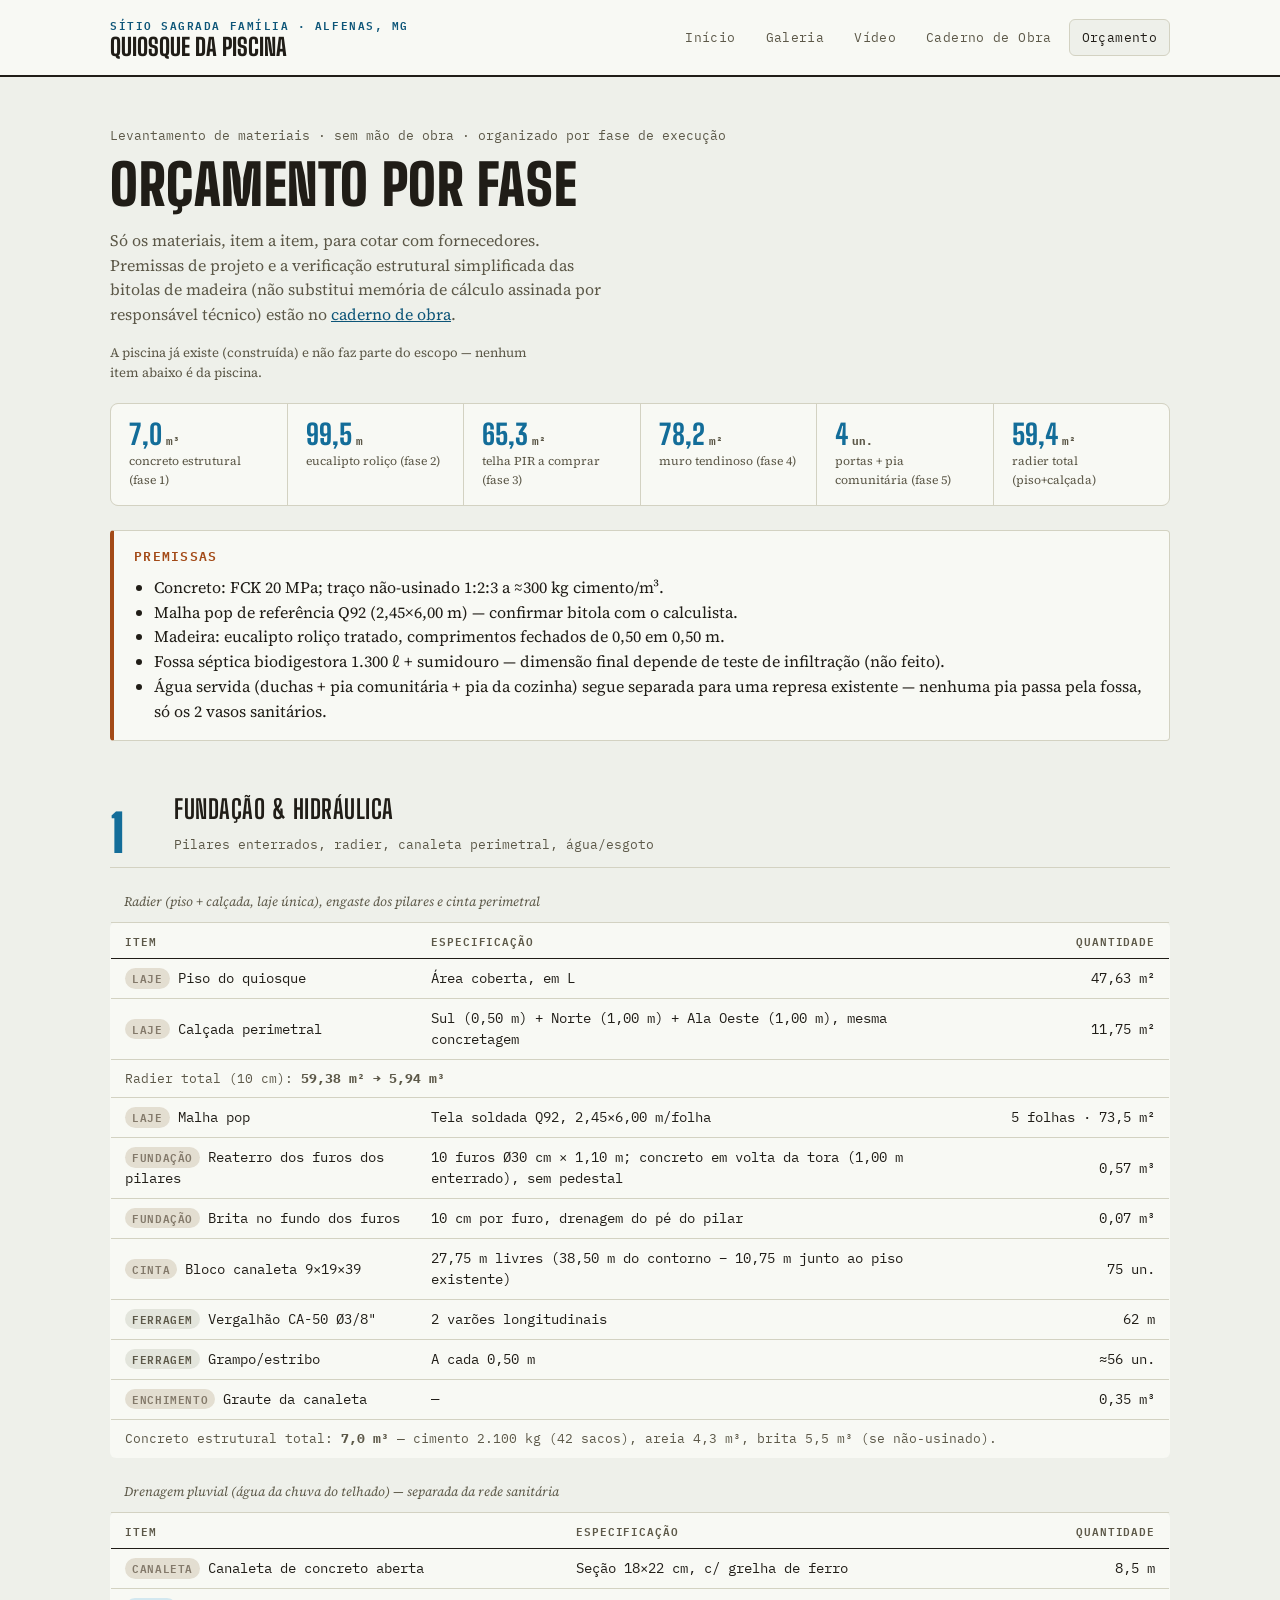
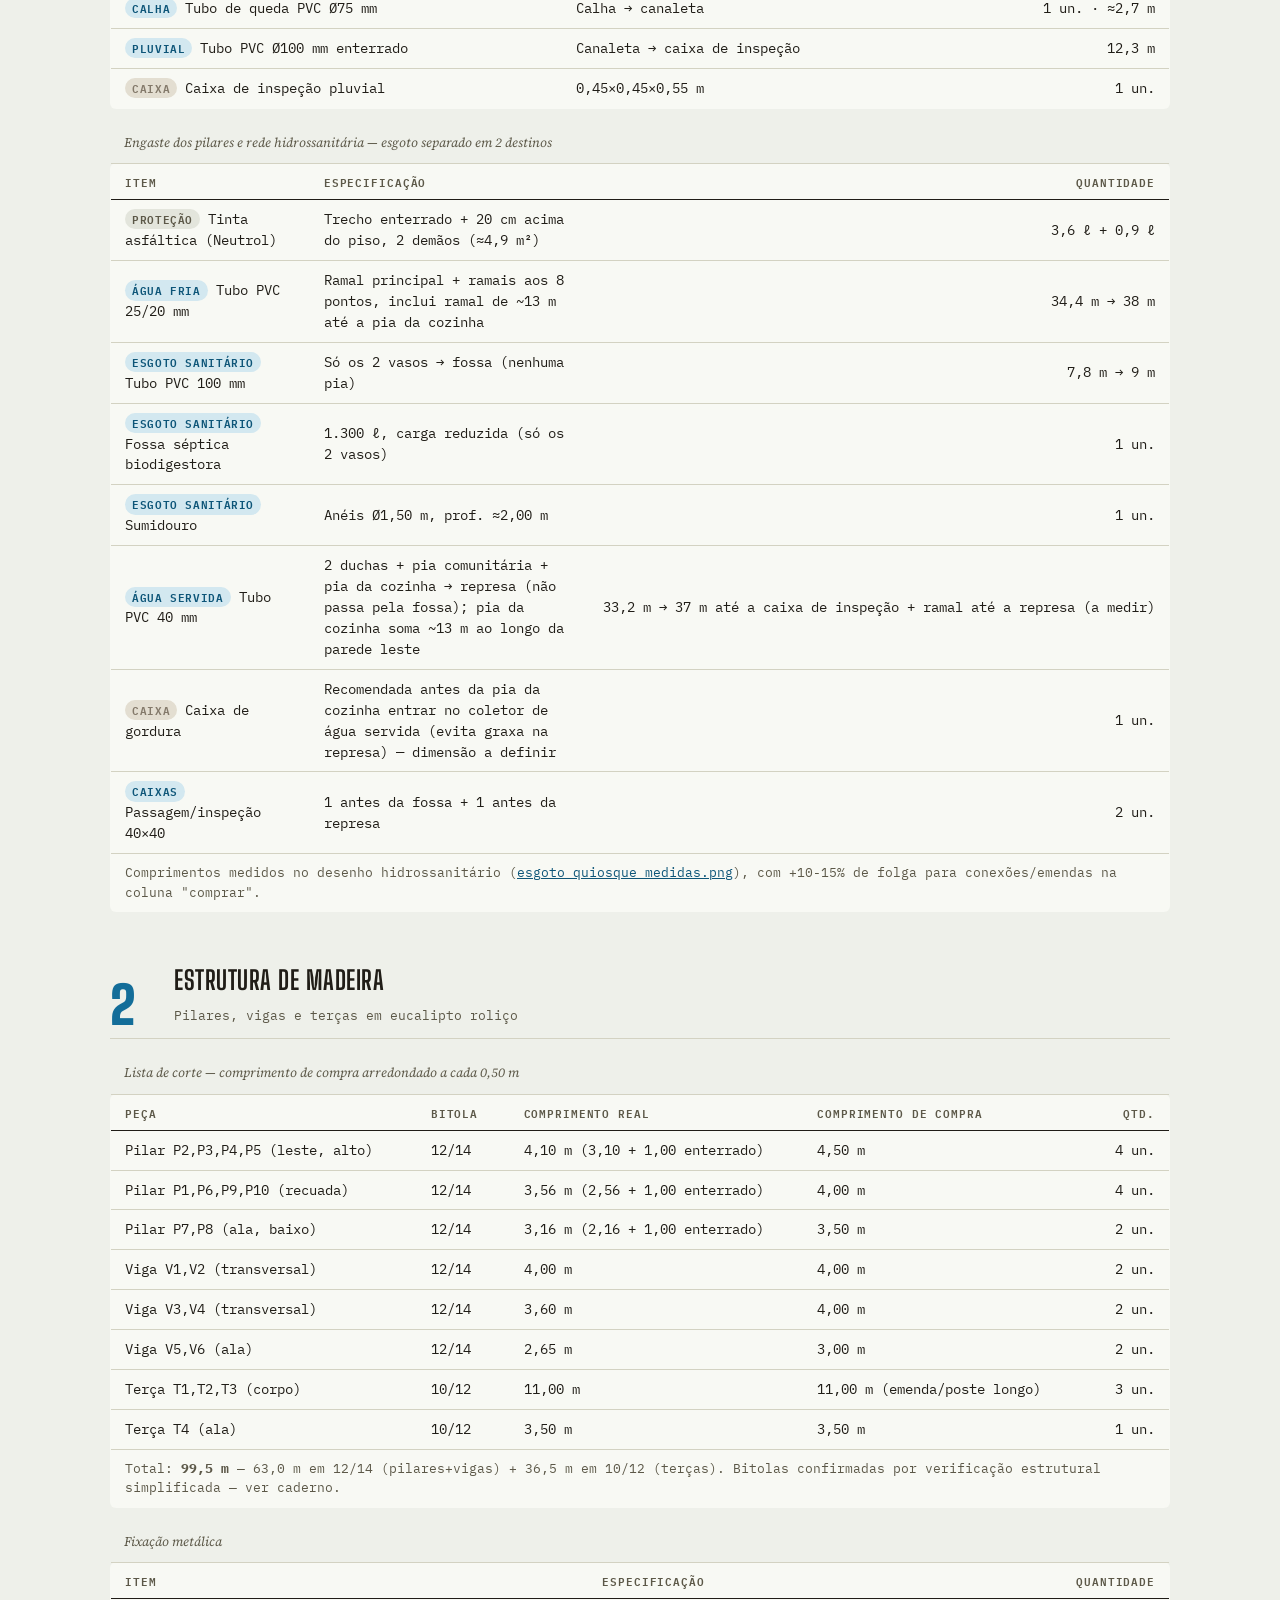
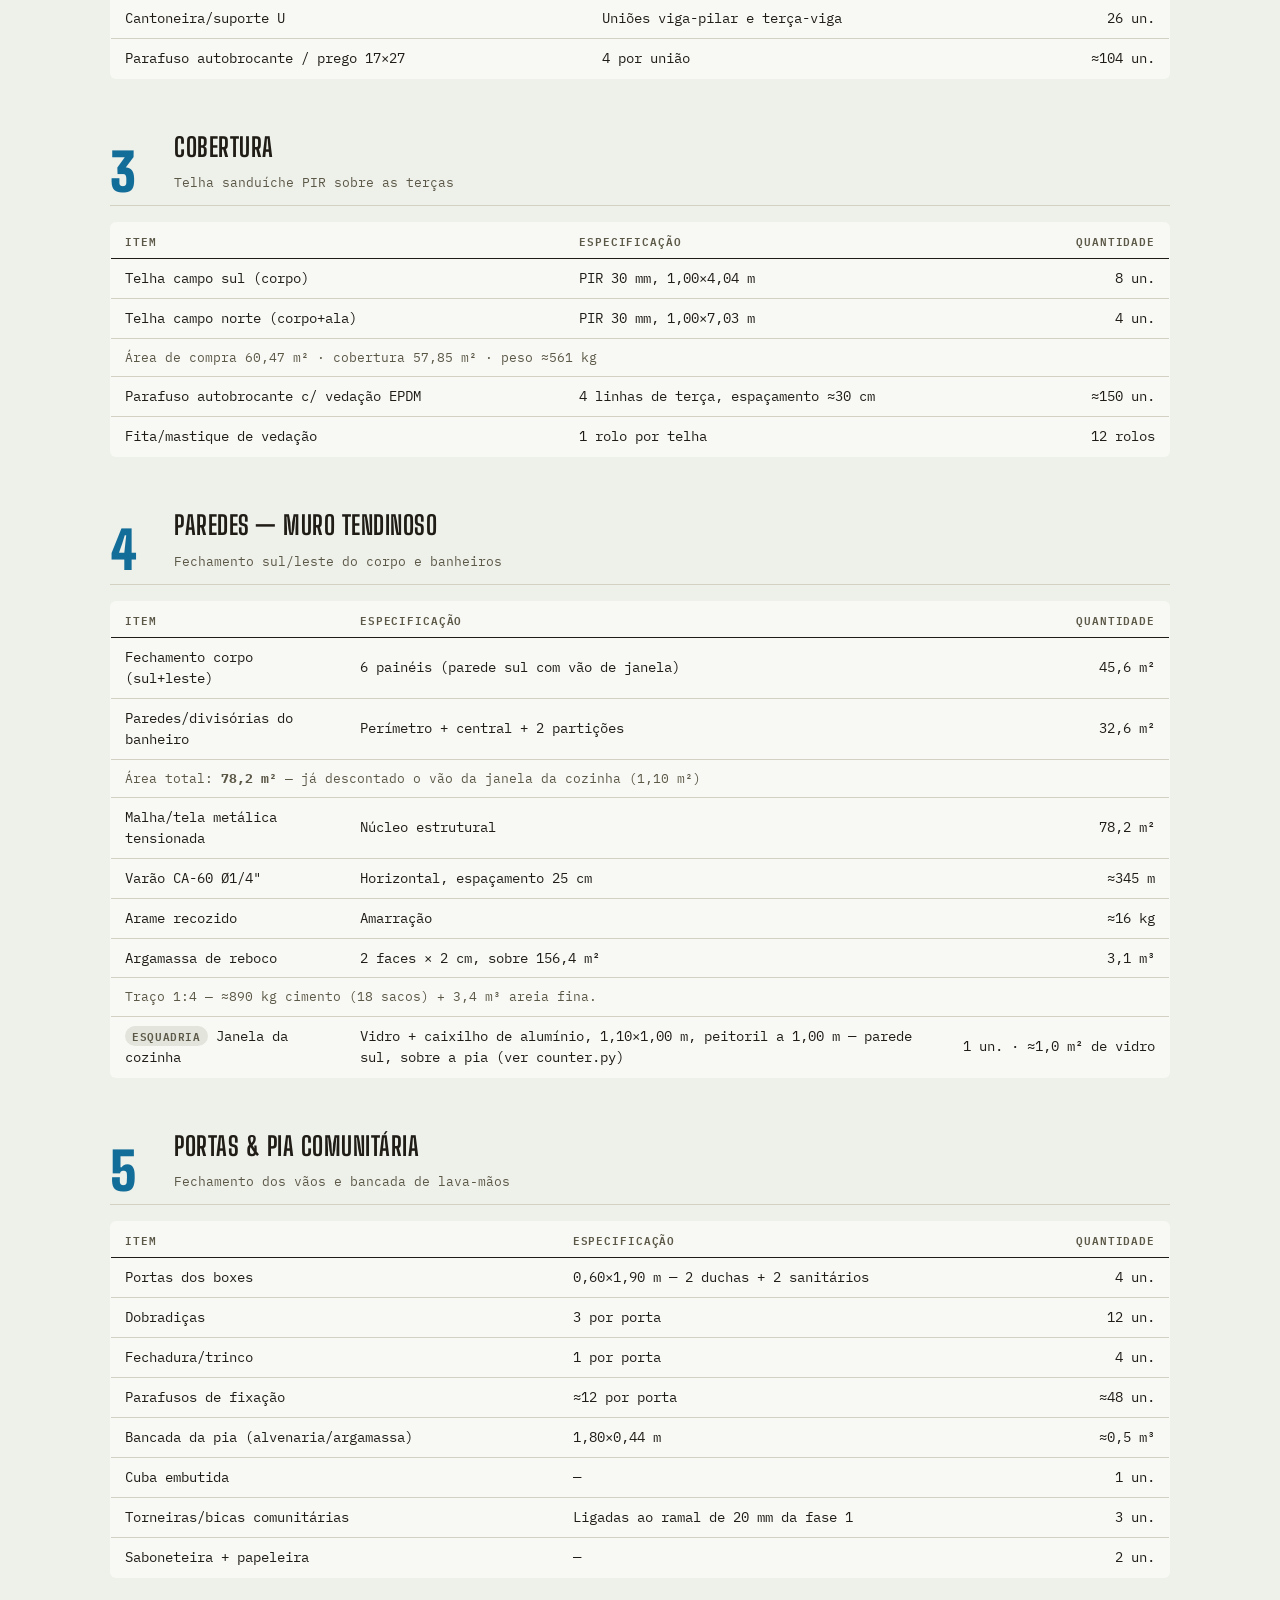
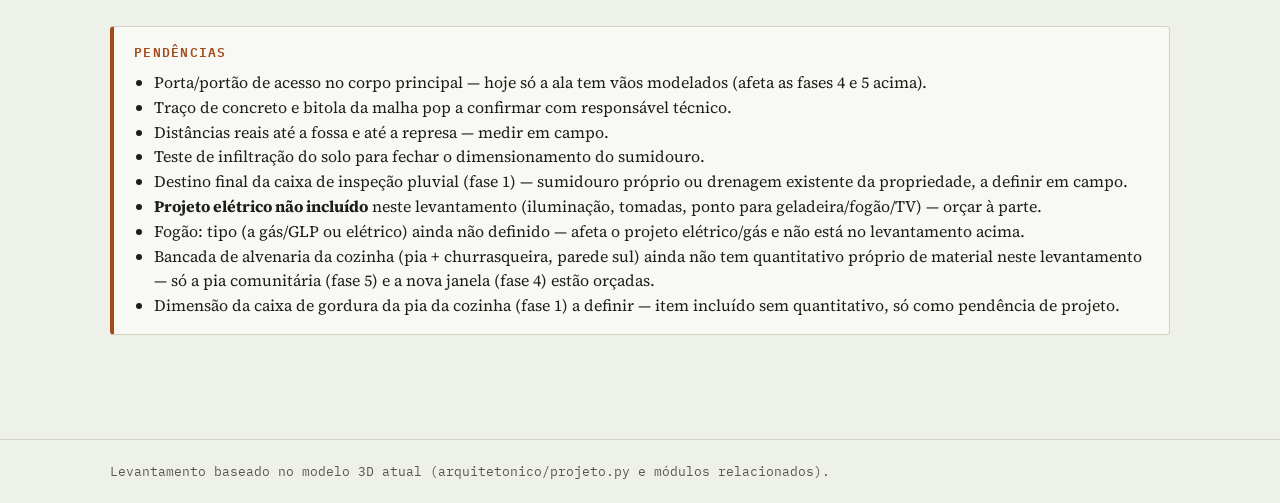
<file: site/orcamento.html>
<!doctype html>
<html lang="pt-BR">
<head>
<meta charset="utf-8">
<meta name="viewport" content="width=device-width, initial-scale=1">
<title>Orçamento por Fase</title>
<meta name="description" content="Levantamento de materiais do quiosque, organizado nas 5 fases de execução.">
<link rel="stylesheet" href="https://fonts.googleapis.com/css2?family=Big+Shoulders+Display:wght@600;700;800;900&family=Source+Serif+4:opsz,wght@8..60,400;8..60,600;8..60,700&family=IBM+Plex+Mono:wght@400;500;600&display=swap">
<link rel="stylesheet" href="assets/style.css">
<style>
  .sum-grid{ display:grid; grid-template-columns:repeat(auto-fit,minmax(150px,1fr)); gap:1px; background:var(--line); border:1px solid var(--line); border-radius:8px; overflow:hidden; margin:20px 0 8px; }
  .sum-cell{ background:var(--paper-raised); padding:16px 18px; }
  .sum-cell .n{ font-family:"Big Shoulders Display",sans-serif; font-weight:800; font-size:28px; color:var(--accent); font-variant-numeric:tabular-nums; line-height:1; }
  .sum-cell .u{ font-family:"IBM Plex Mono",monospace; font-size:11px; color:var(--ink-dim); margin-left:4px; }
  .sum-cell .l{ font-size:12px; color:var(--ink-dim); margin-top:4px; }
</style>
</head>
<body>
<header class="site no-print">
  <div class="wrap bar">
    <a class="brand" href="index.html">
      <span class="eyebrow">Sítio Sagrada Família · Alfenas, MG</span>
      <span class="name">Quiosque da Piscina</span>
    </a>
    <nav class="site">
      <a href="index.html">Início</a>
      <a href="galeria.html">Galeria</a>
      <a href="video.html">Vídeo</a>
      <a href="caderno.html">Caderno de Obra</a>
      <a href="orcamento.html" class="active">Orçamento</a>
    </nav>
  </div>
</header>

<main class="wrap">
  <p class="subhead">Levantamento de materiais · sem mão de obra · organizado por fase de execução</p>
  <h1>Orçamento por Fase</h1>
  <p style="max-width:62ch; color:var(--ink-dim)">Só os materiais, item a item, para cotar com fornecedores. Premissas de projeto e a verificação estrutural simplificada das bitolas de madeira (não substitui memória de cálculo assinada por responsável técnico) estão no <a href="caderno.html">caderno de obra</a>.</p>
  <p style="max-width:62ch; color:var(--ink-dim); font-size:13px">A piscina já existe (construída) e não faz parte do escopo — nenhum item abaixo é da piscina.</p>

  <div class="sum-grid">
    <div class="sum-cell"><div class="n">7,0<span class="u">m³</span></div><div class="l">concreto estrutural (fase 1)</div></div>
    <div class="sum-cell"><div class="n">99,5<span class="u">m</span></div><div class="l">eucalipto roliço (fase 2)</div></div>
    <div class="sum-cell"><div class="n">65,3<span class="u">m²</span></div><div class="l">telha PIR a comprar (fase 3)</div></div>
    <div class="sum-cell"><div class="n">78,2<span class="u">m²</span></div><div class="l">muro tendinoso (fase 4)</div></div>
    <div class="sum-cell"><div class="n">4<span class="u">un.</span></div><div class="l">portas + pia comunitária (fase 5)</div></div>
    <div class="sum-cell"><div class="n">59,4<span class="u">m²</span></div><div class="l">radier total (piso+calçada)</div></div>
  </div>

  <div class="note" style="margin:24px 0">
    <h3>Premissas</h3>
    <ul style="margin:0; padding-left:20px">
      <li>Concreto: FCK 20 MPa; traço não-usinado 1:2:3 a ≈300 kg cimento/m³.</li>
      <li>Malha pop de referência Q92 (2,45×6,00 m) — confirmar bitola com o calculista.</li>
      <li>Madeira: eucalipto roliço tratado, comprimentos fechados de 0,50 em 0,50 m.</li>
      <li>Fossa séptica biodigestora 1.300 ℓ + sumidouro — dimensão final depende de teste de infiltração (não feito).</li>
      <li>Água servida (duchas + pia comunitária + pia da cozinha) segue separada para uma represa existente — nenhuma pia passa pela fossa, só os 2 vasos sanitários.</li>
    </ul>
  </div>

  <!-- FASE 1 -->
  <section class="phase" id="fase1">
    <div class="phase-head"><div class="phase-num">1</div><div><h2>Fundação &amp; hidráulica</h2><p class="subhead" style="margin:0">Pilares enterrados, radier, canaleta perimetral, água/esgoto</p></div></div>
    <div class="table-scroll">
    <table class="mat">
      <caption>Radier (piso + calçada, laje única), engaste dos pilares e cinta perimetral</caption>
      <thead><tr><th>Item</th><th>Especificação</th><th class="qty">Quantidade</th></tr></thead>
      <tbody>
        <tr><td><span class="tag concrete">laje</span> Piso do quiosque</td><td>Área coberta, em L</td><td class="qty">47,63 m²</td></tr>
        <tr><td><span class="tag concrete">laje</span> Calçada perimetral</td><td>Sul (0,50 m) + Norte (1,00 m) + Ala Oeste (1,00 m), mesma concretagem</td><td class="qty">11,75 m²</td></tr>
        <tr class="sub"><td colspan="3">Radier total (10 cm): <b>59,38 m² → 5,94 m³</b></td></tr>
        <tr><td><span class="tag concrete">laje</span> Malha pop</td><td>Tela soldada Q92, 2,45×6,00 m/folha</td><td class="qty">5 folhas · 73,5 m²</td></tr>
        <tr><td><span class="tag concrete">fundação</span> Reaterro dos furos dos pilares</td><td>10 furos Ø30 cm × 1,10 m; concreto em volta da tora (1,00 m enterrado), sem pedestal</td><td class="qty">0,57 m³</td></tr>
        <tr><td><span class="tag concrete">fundação</span> Brita no fundo dos furos</td><td>10 cm por furo, drenagem do pé do pilar</td><td class="qty">0,07 m³</td></tr>
        <tr><td><span class="tag concrete">cinta</span> Bloco canaleta 9×19×39</td><td>27,75 m livres (38,50 m do contorno − 10,75 m junto ao piso existente)</td><td class="qty">75 un.</td></tr>
        <tr><td><span class="tag metal">ferragem</span> Vergalhão CA-50 Ø3/8"</td><td>2 varões longitudinais</td><td class="qty">62 m</td></tr>
        <tr><td><span class="tag metal">ferragem</span> Grampo/estribo</td><td>A cada 0,50 m</td><td class="qty">≈56 un.</td></tr>
        <tr><td><span class="tag concrete">enchimento</span> Graute da canaleta</td><td>—</td><td class="qty">0,35 m³</td></tr>
        <tr class="sub"><td colspan="3">Concreto estrutural total: <b>7,0 m³</b> — cimento 2.100 kg (42 sacos), areia 4,3 m³, brita 5,5 m³ (se não-usinado).</td></tr>
      </tbody>
    </table>
    </div>
    <div class="table-scroll" style="margin-top:16px">
    <table class="mat">
      <caption>Drenagem pluvial (água da chuva do telhado) — separada da rede sanitária</caption>
      <thead><tr><th>Item</th><th>Especificação</th><th class="qty">Quantidade</th></tr></thead>
      <tbody>
        <tr><td><span class="tag concrete">canaleta</span> Canaleta de concreto aberta</td><td>Seção 18×22 cm, c/ grelha de ferro</td><td class="qty">8,5 m</td></tr>
        <tr><td><span class="tag water">calha</span> Tubo de queda PVC Ø75 mm</td><td>Calha → canaleta</td><td class="qty">1 un. · ≈2,7 m</td></tr>
        <tr><td><span class="tag water">pluvial</span> Tubo PVC Ø100 mm enterrado</td><td>Canaleta → caixa de inspeção</td><td class="qty">12,3 m</td></tr>
        <tr><td><span class="tag concrete">caixa</span> Caixa de inspeção pluvial</td><td>0,45×0,45×0,55 m</td><td class="qty">1 un.</td></tr>
      </tbody>
    </table>
    </div>
    <div class="table-scroll" style="margin-top:16px">
    <table class="mat">
      <caption>Engaste dos pilares e rede hidrossanitária — esgoto separado em 2 destinos</caption>
      <thead><tr><th>Item</th><th>Especificação</th><th class="qty">Quantidade</th></tr></thead>
      <tbody>
        <tr><td><span class="tag metal">proteção</span> Tinta asfáltica (Neutrol)</td><td>Trecho enterrado + 20 cm acima do piso, 2 demãos (≈4,9 m²)</td><td class="qty">3,6 ℓ + 0,9 ℓ</td></tr>
        <tr><td><span class="tag water">água fria</span> Tubo PVC 25/20 mm</td><td>Ramal principal + ramais aos 8 pontos, inclui ramal de ~13 m até a pia da cozinha</td><td class="qty">34,4 m → 38 m</td></tr>
        <tr><td><span class="tag water">esgoto sanitário</span> Tubo PVC 100 mm</td><td>Só os 2 vasos → fossa (nenhuma pia)</td><td class="qty">7,8 m → 9 m</td></tr>
        <tr><td><span class="tag water">esgoto sanitário</span> Fossa séptica biodigestora</td><td>1.300 ℓ, carga reduzida (só os 2 vasos)</td><td class="qty">1 un.</td></tr>
        <tr><td><span class="tag water">esgoto sanitário</span> Sumidouro</td><td>Anéis Ø1,50 m, prof. ≈2,00 m</td><td class="qty">1 un.</td></tr>
        <tr><td><span class="tag water">água servida</span> Tubo PVC 40 mm</td><td>2 duchas + pia comunitária + pia da cozinha → represa (não passa pela fossa); pia da cozinha soma ~13 m ao longo da parede leste</td><td class="qty">33,2 m → 37 m até a caixa de inspeção + ramal até a represa (a medir)</td></tr>
        <tr><td><span class="tag concrete">caixa</span> Caixa de gordura</td><td>Recomendada antes da pia da cozinha entrar no coletor de água servida (evita graxa na represa) — dimensão a definir</td><td class="qty">1 un.</td></tr>
        <tr><td><span class="tag water">caixas</span> Passagem/inspeção 40×40</td><td>1 antes da fossa + 1 antes da represa</td><td class="qty">2 un.</td></tr>
        <tr class="sub"><td colspan="3">Comprimentos medidos no desenho hidrossanitário (<a href="../renders/esgoto_quiosque_medidas.png">esgoto_quiosque_medidas.png</a>), com +10-15% de folga para conexões/emendas na coluna "comprar".</td></tr>
      </tbody>
    </table>
    </div>
  </section>

  <!-- FASE 2 -->
  <section class="phase" id="fase2">
    <div class="phase-head"><div class="phase-num">2</div><div><h2>Estrutura de madeira</h2><p class="subhead" style="margin:0">Pilares, vigas e terças em eucalipto roliço</p></div></div>
    <div class="table-scroll">
    <table class="mat">
      <caption>Lista de corte — comprimento de compra arredondado a cada 0,50 m</caption>
      <thead><tr><th>Peça</th><th>Bitola</th><th>Comprimento real</th><th>Comprimento de compra</th><th class="qty">Qtd.</th></tr></thead>
      <tbody>
        <tr><td>Pilar P2,P3,P4,P5 (leste, alto)</td><td>12/14</td><td>4,10 m (3,10 + 1,00 enterrado)</td><td>4,50 m</td><td class="qty">4 un.</td></tr>
        <tr><td>Pilar P1,P6,P9,P10 (recuada)</td><td>12/14</td><td>3,56 m (2,56 + 1,00 enterrado)</td><td>4,00 m</td><td class="qty">4 un.</td></tr>
        <tr><td>Pilar P7,P8 (ala, baixo)</td><td>12/14</td><td>3,16 m (2,16 + 1,00 enterrado)</td><td>3,50 m</td><td class="qty">2 un.</td></tr>
        <tr><td>Viga V1,V2 (transversal)</td><td>12/14</td><td>4,00 m</td><td>4,00 m</td><td class="qty">2 un.</td></tr>
        <tr><td>Viga V3,V4 (transversal)</td><td>12/14</td><td>3,60 m</td><td>4,00 m</td><td class="qty">2 un.</td></tr>
        <tr><td>Viga V5,V6 (ala)</td><td>12/14</td><td>2,65 m</td><td>3,00 m</td><td class="qty">2 un.</td></tr>
        <tr><td>Terça T1,T2,T3 (corpo)</td><td>10/12</td><td>11,00 m</td><td>11,00 m (emenda/poste longo)</td><td class="qty">3 un.</td></tr>
        <tr><td>Terça T4 (ala)</td><td>10/12</td><td>3,50 m</td><td>3,50 m</td><td class="qty">1 un.</td></tr>
        <tr class="sub"><td colspan="5">Total: <b>99,5 m</b> — 63,0 m em 12/14 (pilares+vigas) + 36,5 m em 10/12 (terças). Bitolas confirmadas por verificação estrutural simplificada — ver caderno.</td></tr>
      </tbody>
    </table>
    </div>
    <div class="table-scroll" style="margin-top:16px">
    <table class="mat">
      <caption>Fixação metálica</caption>
      <thead><tr><th>Item</th><th>Especificação</th><th class="qty">Quantidade</th></tr></thead>
      <tbody>
        <tr><td>Cantoneira/suporte U</td><td>Uniões viga-pilar e terça-viga</td><td class="qty">26 un.</td></tr>
        <tr><td>Parafuso autobrocante / prego 17×27</td><td>4 por união</td><td class="qty">≈104 un.</td></tr>
      </tbody>
    </table>
    </div>
  </section>

  <!-- FASE 3 -->
  <section class="phase" id="fase3">
    <div class="phase-head"><div class="phase-num">3</div><div><h2>Cobertura</h2><p class="subhead" style="margin:0">Telha sanduíche PIR sobre as terças</p></div></div>
    <div class="table-scroll">
    <table class="mat">
      <thead><tr><th>Item</th><th>Especificação</th><th class="qty">Quantidade</th></tr></thead>
      <tbody>
        <tr><td>Telha campo sul (corpo)</td><td>PIR 30 mm, 1,00×4,04 m</td><td class="qty">8 un.</td></tr>
        <tr><td>Telha campo norte (corpo+ala)</td><td>PIR 30 mm, 1,00×7,03 m</td><td class="qty">4 un.</td></tr>
        <tr class="sub"><td colspan="3">Área de compra 60,47 m² · cobertura 57,85 m² · peso ≈561 kg</td></tr>
        <tr><td>Parafuso autobrocante c/ vedação EPDM</td><td>4 linhas de terça, espaçamento ≈30 cm</td><td class="qty">≈150 un.</td></tr>
        <tr><td>Fita/mastique de vedação</td><td>1 rolo por telha</td><td class="qty">12 rolos</td></tr>
      </tbody>
    </table>
    </div>
  </section>

  <!-- FASE 4 -->
  <section class="phase" id="fase4">
    <div class="phase-head"><div class="phase-num">4</div><div><h2>Paredes — muro tendinoso</h2><p class="subhead" style="margin:0">Fechamento sul/leste do corpo e banheiros</p></div></div>
    <div class="table-scroll">
    <table class="mat">
      <thead><tr><th>Item</th><th>Especificação</th><th class="qty">Quantidade</th></tr></thead>
      <tbody>
        <tr><td>Fechamento corpo (sul+leste)</td><td>6 painéis (parede sul com vão de janela)</td><td class="qty">45,6 m²</td></tr>
        <tr><td>Paredes/divisórias do banheiro</td><td>Perímetro + central + 2 partições</td><td class="qty">32,6 m²</td></tr>
        <tr class="sub"><td colspan="3">Área total: <b>78,2 m²</b> — já descontado o vão da janela da cozinha (1,10 m²)</td></tr>
        <tr><td>Malha/tela metálica tensionada</td><td>Núcleo estrutural</td><td class="qty">78,2 m²</td></tr>
        <tr><td>Varão CA-60 Ø1/4"</td><td>Horizontal, espaçamento 25 cm</td><td class="qty">≈345 m</td></tr>
        <tr><td>Arame recozido</td><td>Amarração</td><td class="qty">≈16 kg</td></tr>
        <tr><td>Argamassa de reboco</td><td>2 faces × 2 cm, sobre 156,4 m²</td><td class="qty">3,1 m³</td></tr>
        <tr class="sub"><td colspan="3">Traço 1:4 — ≈890 kg cimento (18 sacos) + 3,4 m³ areia fina.</td></tr>
        <tr><td><span class="tag metal">esquadria</span> Janela da cozinha</td><td>Vidro + caixilho de alumínio, 1,10×1,00 m, peitoril a 1,00 m — parede sul, sobre a pia (ver counter.py)</td><td class="qty">1 un. · ≈1,0 m² de vidro</td></tr>
      </tbody>
    </table>
    </div>
  </section>

  <!-- FASE 5 -->
  <section class="phase" id="fase5">
    <div class="phase-head"><div class="phase-num">5</div><div><h2>Portas &amp; pia comunitária</h2><p class="subhead" style="margin:0">Fechamento dos vãos e bancada de lava-mãos</p></div></div>
    <div class="table-scroll">
    <table class="mat">
      <thead><tr><th>Item</th><th>Especificação</th><th class="qty">Quantidade</th></tr></thead>
      <tbody>
        <tr><td>Portas dos boxes</td><td>0,60×1,90 m — 2 duchas + 2 sanitários</td><td class="qty">4 un.</td></tr>
        <tr><td>Dobradiças</td><td>3 por porta</td><td class="qty">12 un.</td></tr>
        <tr><td>Fechadura/trinco</td><td>1 por porta</td><td class="qty">4 un.</td></tr>
        <tr><td>Parafusos de fixação</td><td>≈12 por porta</td><td class="qty">≈48 un.</td></tr>
        <tr><td>Bancada da pia (alvenaria/argamassa)</td><td>1,80×0,44 m</td><td class="qty">≈0,5 m³</td></tr>
        <tr><td>Cuba embutida</td><td>—</td><td class="qty">1 un.</td></tr>
        <tr><td>Torneiras/bicas comunitárias</td><td>Ligadas ao ramal de 20 mm da fase 1</td><td class="qty">3 un.</td></tr>
        <tr><td>Saboneteira + papeleira</td><td>—</td><td class="qty">2 un.</td></tr>
      </tbody>
    </table>
    </div>
  </section>

  <div class="note" style="margin-top:12px">
    <h3>Pendências</h3>
    <ul style="margin:0; padding-left:20px">
      <li>Porta/portão de acesso no corpo principal — hoje só a ala tem vãos modelados (afeta as fases 4 e 5 acima).</li>
      <li>Traço de concreto e bitola da malha pop a confirmar com responsável técnico.</li>
      <li>Distâncias reais até a fossa e até a represa — medir em campo.</li>
      <li>Teste de infiltração do solo para fechar o dimensionamento do sumidouro.</li>
      <li>Destino final da caixa de inspeção pluvial (fase 1) — sumidouro próprio ou drenagem existente da propriedade, a definir em campo.</li>
      <li><b>Projeto elétrico não incluído</b> neste levantamento (iluminação, tomadas, ponto para geladeira/fogão/TV) — orçar à parte.</li>
      <li>Fogão: tipo (a gás/GLP ou elétrico) ainda não definido — afeta o projeto elétrico/gás e não está no levantamento acima.</li>
      <li>Bancada de alvenaria da cozinha (pia + churrasqueira, parede sul) ainda não tem quantitativo próprio de material neste levantamento — só a pia comunitária (fase 5) e a nova janela (fase 4) estão orçadas.</li>
      <li>Dimensão da caixa de gordura da pia da cozinha (fase 1) a definir — item incluído sem quantitativo, só como pendência de projeto.</li>
    </ul>
  </div>
</main>

<footer class="site no-print">
  <div class="wrap">Levantamento baseado no modelo 3D atual (arquitetonico/projeto.py e módulos relacionados).</div>
</footer>
</body>
</html>
</file>
<file: site/assets/style.css>
:root{
  --paper:#eef0ea; --paper-raised:#f8f9f4; --paper-sunken:#e3e5dc;
  --ink:#201d17; --ink-dim:#5c5848; --line:#d3d2c2;
  --accent:#136d99; --accent-strong:#0d5578; --accent-soft:#d3e8f0;
  --wood:#6b4226; --wood-soft:#e7d7c5;
  --concrete:#83796a; --concrete-soft:#e3ded1;
  --warn:#a34a17; --warn-soft:#f1ddc9;
  --grey-water:#0f8a7c; --grey-water-soft:#cfeae5;
  --shadow: 0 1px 2px rgba(32,29,23,.06), 0 6px 18px -8px rgba(32,29,23,.18);
}
@media (prefers-color-scheme: dark){
  :root:not([data-theme="light"]){
    --paper:#17191a; --paper-raised:#1f2224; --paper-sunken:#131415;
    --ink:#eae7dd; --ink-dim:#a6a290; --line:#34372f;
    --accent:#57b6e6; --accent-strong:#7fcbf2; --accent-soft:#123246;
    --wood:#cf9a6c; --wood-soft:#3a2b1d;
    --concrete:#a9a493; --concrete-soft:#2b2a24;
    --warn:#e2915a; --warn-soft:#3a2a18;
    --grey-water:#3fc4b3; --grey-water-soft:#123c37;
  }
}
*{box-sizing:border-box;}
html{color-scheme:light dark;}
body{
  margin:0; background:var(--paper); color:var(--ink);
  font-family:"Source Serif 4", Georgia, "Times New Roman", serif;
  font-size:16px; line-height:1.55;
}
.wrap{max-width:1100px; margin:0 auto; padding-inline:20px;}
a{color:var(--accent-strong);}
img{max-width:100%; display:block;}

header.site{
  border-bottom:2px solid var(--ink); background:var(--paper-raised);
}
header.site .bar{ display:flex; align-items:center; justify-content:space-between; gap:16px; padding-block:16px; flex-wrap:wrap; }
.brand{ display:flex; flex-direction:column; gap:2px; text-decoration:none; color:var(--ink); }
.brand .eyebrow{
  font-family:"IBM Plex Mono", ui-monospace, monospace; font-size:11px; letter-spacing:.14em;
  text-transform:uppercase; color:var(--accent-strong); font-weight:600;
}
.brand .name{
  font-family:"Big Shoulders Display", "Arial Narrow", sans-serif; font-weight:800;
  text-transform:uppercase; font-size:24px; line-height:1;
}
nav.site{ display:flex; gap:4px; flex-wrap:wrap; }
nav.site a{
  font-family:"IBM Plex Mono", monospace; font-size:12.5px; letter-spacing:.03em;
  text-decoration:none; color:var(--ink-dim); padding:8px 12px; border-radius:6px; border:1px solid transparent;
}
nav.site a:hover, nav.site a.active{ color:var(--ink); border-color:var(--line); background:var(--paper); }

h1{
  font-family:"Big Shoulders Display", sans-serif; font-weight:900; text-transform:uppercase;
  letter-spacing:.01em; font-size:clamp(34px,5.5vw,56px); line-height:.94; margin:0 0 8px; text-wrap:balance;
}
h2{
  font-family:"Big Shoulders Display", sans-serif; font-weight:700; text-transform:uppercase;
  letter-spacing:.02em; font-size:26px; margin:0 0 6px;
}
.subhead{ color:var(--ink-dim); font-family:"IBM Plex Mono",monospace; font-size:13px; }

main{ padding-block:36px 64px; }
.hero-img{ border-radius:8px; overflow:hidden; border:1px solid var(--line); box-shadow:var(--shadow); margin-top:20px; }

.cards{ display:grid; grid-template-columns:repeat(auto-fit,minmax(230px,1fr)); gap:16px; margin-top:28px; }
.card{
  background:var(--paper-raised); border:1px solid var(--line); border-radius:10px; padding:20px;
  text-decoration:none; color:var(--ink); display:flex; flex-direction:column; gap:8px; box-shadow:var(--shadow);
}
.card .k{ font-family:"IBM Plex Mono",monospace; font-size:11px; letter-spacing:.1em; text-transform:uppercase; color:var(--accent-strong); font-weight:600; }
.card h3{ margin:0; font-family:"Big Shoulders Display",sans-serif; font-weight:700; font-size:21px; text-transform:uppercase; }
.card p{ margin:0; color:var(--ink-dim); font-size:14px; }

footer.site{ border-top:1px solid var(--line); margin-top:40px; padding-block:22px; font-size:12.5px; color:var(--ink-dim); font-family:"IBM Plex Mono",monospace; }

table.mat{
  width:100%; border-collapse:collapse; font-family:"IBM Plex Mono",monospace; font-size:13.5px;
  background:var(--paper-raised); border:1px solid var(--line); border-radius:6px; overflow:hidden;
}
table.mat caption{ text-align:left; font-family:"Source Serif 4",serif; font-style:italic; color:var(--ink-dim); font-size:13px; padding:8px 14px 10px; caption-side:top; }
table.mat th, table.mat td{ padding:9px 14px; text-align:left; border-bottom:1px solid var(--line); }
table.mat thead th{ font-size:11px; text-transform:uppercase; letter-spacing:.08em; color:var(--ink-dim); border-bottom:1px solid var(--ink); font-weight:600; }
table.mat tbody tr:last-child td{border-bottom:none;}
table.mat td.qty, table.mat th.qty{ text-align:right; font-variant-numeric:tabular-nums; white-space:nowrap; }
table.mat tr.sub td{color:var(--ink-dim); font-size:12.5px;}
.table-scroll{overflow-x:auto;}
.tag{ display:inline-block; font-size:10.5px; font-family:"IBM Plex Mono",monospace; letter-spacing:.06em; padding:2px 7px; border-radius:999px; text-transform:uppercase; font-weight:600; }
.tag.wood{background:var(--wood-soft); color:var(--wood);}
.tag.concrete{background:var(--concrete-soft); color:var(--concrete);}
.tag.water{background:var(--accent-soft); color:var(--accent-strong);}
.tag.metal{background:var(--paper-sunken); color:var(--ink-dim);}

.note{ background:var(--paper-raised); border:1px solid var(--line); border-left:4px solid var(--warn); border-radius:4px; padding:16px 20px; }
.note h3{ margin:0 0 8px; font-family:"IBM Plex Mono",monospace; font-size:12.5px; letter-spacing:.1em; text-transform:uppercase; color:var(--warn); font-weight:600; }

.phase-num{ font-family:"Big Shoulders Display",sans-serif; font-weight:900; font-size:52px; line-height:.8; color:var(--accent); min-width:48px; }
.phase-head{ display:flex; align-items:flex-end; gap:16px; border-bottom:1px solid var(--line); padding-bottom:12px; margin-bottom:16px; }
section.phase{ margin-block:48px; }

.btn{
  display:inline-flex; align-items:center; gap:8px; font-family:"IBM Plex Mono",monospace; font-size:12.5px;
  text-decoration:none; border:1px solid var(--line); background:var(--paper-raised); color:var(--ink);
  padding:9px 14px; border-radius:6px; font-weight:500;
}
.btn:hover{ border-color:var(--accent); }
.btn.primary{ background:var(--accent); border-color:var(--accent); color:#fff; }

/* ---- gallery/slider ---- */
.slider{ background:var(--paper-raised); border:1px solid var(--line); border-radius:10px; box-shadow:var(--shadow); overflow:hidden; }
.slide-stage{ position:relative; background:var(--paper-sunken); aspect-ratio:16/10; display:flex; align-items:center; justify-content:center; }
.slide-stage img{ max-width:100%; max-height:100%; object-fit:contain; }
.slide-nav{ position:absolute; top:50%; transform:translateY(-50%); background:rgba(20,20,20,.55); color:#fff; border:none; width:42px; height:42px; border-radius:50%; font-size:20px; cursor:pointer; }
.slide-nav:hover{ background:rgba(20,20,20,.8); }
.slide-nav.prev{ left:10px; } .slide-nav.next{ right:10px; }
.slide-info{ padding:14px 18px; display:flex; justify-content:space-between; gap:12px; align-items:baseline; flex-wrap:wrap; }
.slide-info .cap{ font-size:15px; }
.slide-info .count{ font-family:"IBM Plex Mono",monospace; font-size:12px; color:var(--ink-dim); }
.thumbs{ display:flex; gap:8px; overflow-x:auto; padding:12px 18px 18px; }
.thumbs img{ height:56px; width:80px; object-fit:cover; border-radius:4px; cursor:pointer; border:2px solid transparent; opacity:.55; flex:none; }
.thumbs img.active{ border-color:var(--accent); opacity:1; }
.group-tabs{ display:flex; gap:6px; flex-wrap:wrap; margin:22px 0 14px; }
.group-tabs button{
  font-family:"IBM Plex Mono",monospace; font-size:12px; border:1px solid var(--line); background:var(--paper-raised);
  color:var(--ink-dim); padding:7px 12px; border-radius:999px; cursor:pointer;
}
.group-tabs button.active{ background:var(--accent); border-color:var(--accent); color:#fff; }

video.responsive{ width:100%; border-radius:8px; border:1px solid var(--line); box-shadow:var(--shadow); background:#000; }

@media print{
  header.site, footer.site, .no-print{ display:none !important; }
  body{ background:#fff; color:#000; font-size:11pt; }
  a{ color:#000; text-decoration:none; }
  .card, table.mat, .note{ box-shadow:none; break-inside:avoid; }
  section.phase{ break-before:page; }
}

@media (max-width:640px){
  nav.site{ width:100%; justify-content:flex-start; }
}
</file>
<file: site/assets/caderno.css>
.pager{ display:flex; flex-wrap:wrap; gap:6px; margin:18px 0 8px; }
.pager a{
  font-family:"IBM Plex Mono",monospace; font-size:12px; text-decoration:none;
  border:1px solid var(--line); border-radius:999px; padding:7px 13px; color:var(--ink-dim);
  background:var(--paper-raised);
}
.pager a:hover{ border-color:var(--accent); color:var(--ink); }
.pager a.active{ background:var(--accent); border-color:var(--accent); color:#fff; }

.page-nav{
  display:flex; justify-content:space-between; align-items:center; gap:12px;
  margin-top:36px; padding-top:20px; border-top:1px solid var(--line);
}
</file>
